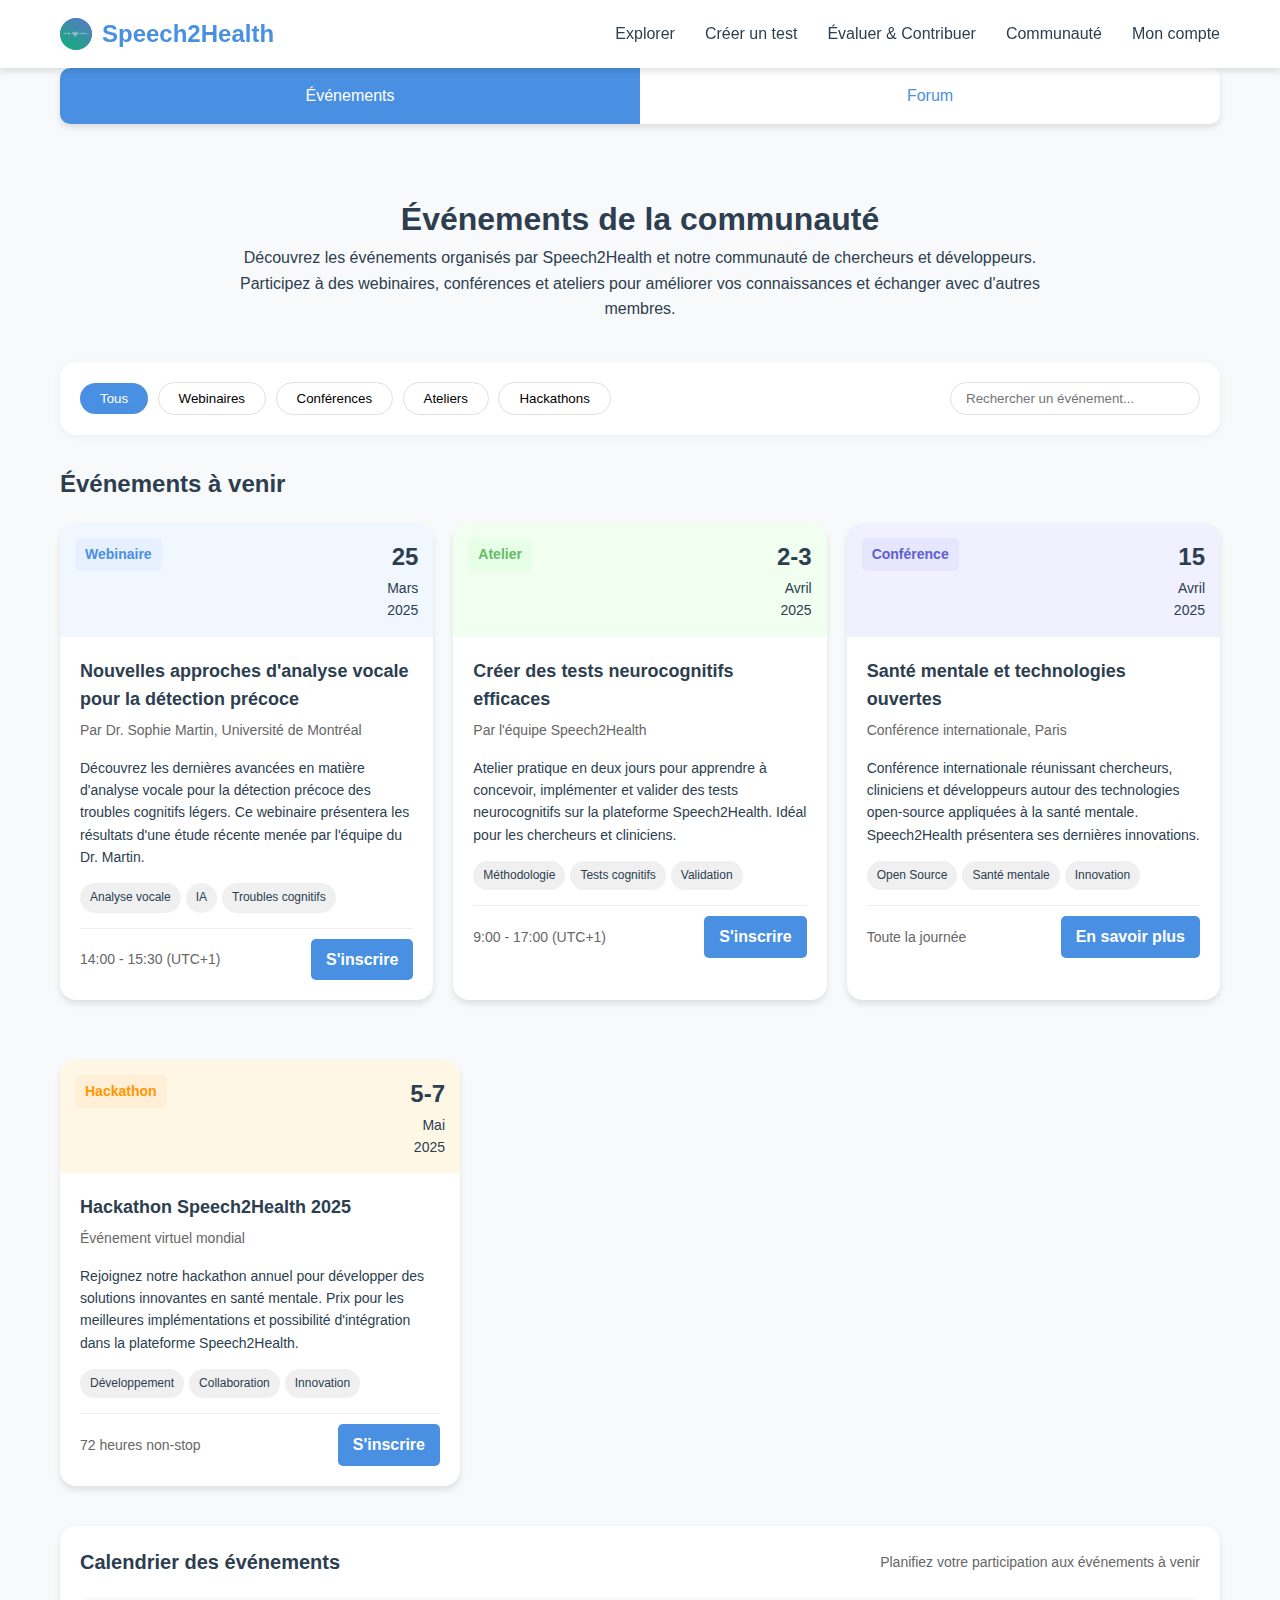
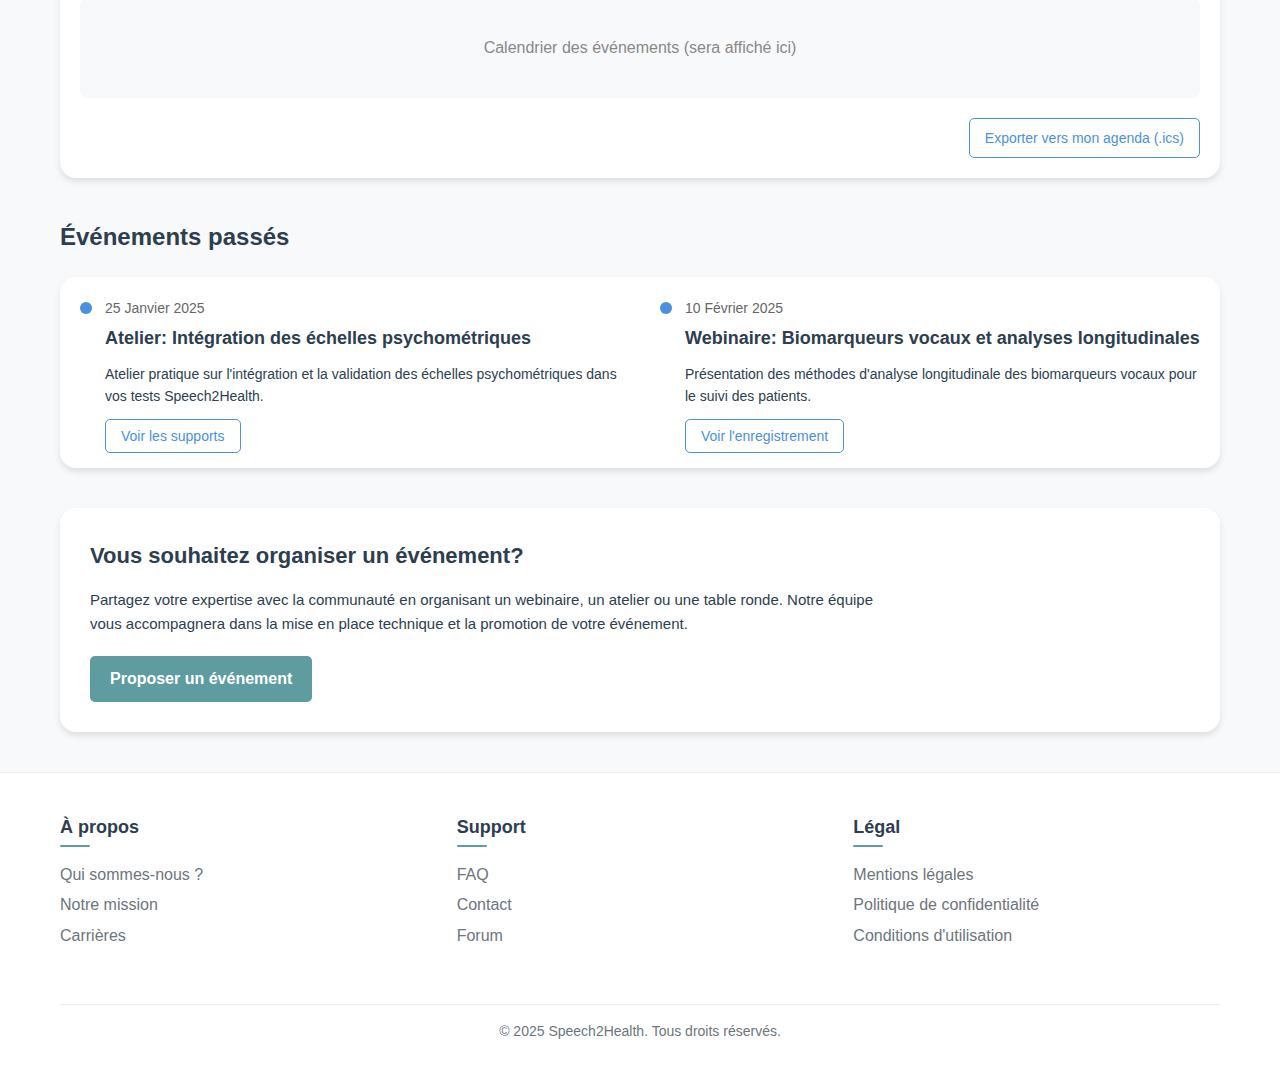
<file: pages/communaute/index.html>
<!DOCTYPE html>
<html lang="fr">
<head>
  <meta charset="UTF-8">
  <meta name="viewport" content="width=device-width, initial-scale=1.0">
  <title>Événements - Speech2Health</title>
  <link rel="stylesheet" href="/css/s2h-styles.css">
  <script>
    document.addEventListener('DOMContentLoaded', function() {
      const includes = document.querySelectorAll('include');
      
      includes.forEach(function(include) {
        const src = include.getAttribute('src');
        
        fetch(src)
          .then(response => response.text())
          .then(data => {
            const div = document.createElement('div');
            div.innerHTML = data;
            include.parentNode.replaceChild(div, include);
          })
          .catch(error => {
            console.error('Erreur lors du chargement du fichier ' + src, error);
          });
      });
    });
  </script>
</head>
<body class="s2h-bg-light">
  <!-- Inclusion du header -->
  <include src="/templates/header.html"></include>
  
  <!-- Onglets de navigation pour la section Communauté -->
  <div class="s2h-container">
    <div class="s2h-tabs s2h-mb-lg">
      <a href="/pages/communaute/evenements.html" class="s2h-tabs__item s2h-tabs__item--active">Événements</a>
      <a href="/pages/communaute/forum.html" class="s2h-tabs__item">Forum</a>
    </div>
  </div>
  
  <main>
    <div class="s2h-container">
      <!-- En-tête de la page - style centré comme sur l'image -->
      <div class="s2h-text-center" style="padding: 40px 0;">
        <h1>Événements de la communauté</h1>
        <p style="max-width: 800px; margin: 0 auto;">
          Découvrez les événements organisés par Speech2Health et notre communauté de chercheurs et
          développeurs. Participez à des webinaires, conférences et ateliers pour améliorer vos
          connaissances et échanger avec d'autres membres.
        </p>
      </div>

      <!-- Filtres et recherche - style comme sur l'image -->
      <div class="s2h-card" style="border-radius: 16px; box-shadow: 0 2px 10px rgba(0,0,0,0.05); padding: 20px;">
        <div style="display: flex; justify-content: space-between; align-items: center;">
          <!-- Filtres en forme de boutons pills avec bleu actif -->
          <div>
            <button style="background-color: #4A90E2; color: white; border-radius: 20px; padding: 8px 20px; border: none; margin-right: 5px;">Tous</button>
            <button style="background-color: white; border: 1px solid #e0e0e0; color: black; border-radius: 20px; padding: 8px 20px; margin-right: 5px;">Webinaires</button>
            <button style="background-color: white; border: 1px solid #e0e0e0; color: black; border-radius: 20px; padding: 8px 20px; margin-right: 5px;">Conférences</button>
            <button style="background-color: white; border: 1px solid #e0e0e0; color: black; border-radius: 20px; padding: 8px 20px; margin-right: 5px;">Ateliers</button>
            <button style="background-color: white; border: 1px solid #e0e0e0; color: black; border-radius: 20px; padding: 8px 20px;">Hackathons</button>
          </div>

          <!-- Recherche comme sur l'image -->
          <div>
            <input type="text" placeholder="Rechercher un événement..." style="padding: 8px 15px; border-radius: 20px; border: 1px solid #e0e0e0; width: 250px;">
          </div>
        </div>
      </div>

      <!-- Événements à venir -->
      <h2 style="margin: 30px 0 20px;">Événements à venir</h2>
      
      <!-- Grille d'événements - correspond au style des cartes dans l'image -->
      <div style="display: grid; grid-template-columns: repeat(3, 1fr); gap: 20px; margin-bottom: 40px;">
        <!-- Événement 1 - Webinaire -->
        <div class="s2h-card" style="border-radius: 16px; background-color: white; padding: 0; overflow: hidden;">
          <!-- Entête avec badge et date -->
          <div style="display: flex; align-items: start; background-color: #f0f7ff; padding: 15px;">
            <div style="background-color: #e6f0ff; color: #4A90E2; padding: 5px 10px; border-radius: 5px; font-size: 14px; font-weight: bold;">
              Webinaire
            </div>
            <div style="margin-left: auto; text-align: right;">
              <div style="font-weight: bold; font-size: 24px;">25</div>
              <div style="font-size: 14px;">Mars<br>2025</div>
            </div>
          </div>
          
          <!-- Contenu de la carte -->
          <div style="padding: 20px;">
            <h3 style="font-size: 18px; margin-bottom: 5px;">Nouvelles approches d'analyse vocale pour la détection précoce</h3>
            <p style="color: #666; font-size: 14px; margin-bottom: 15px;">
              Par Dr. Sophie Martin, Université de Montréal
            </p>
            
            <p style="font-size: 14px; margin-bottom: 15px;">
              Découvrez les dernières avancées en matière d'analyse vocale pour la détection précoce des troubles cognitifs légers. 
              Ce webinaire présentera les résultats d'une étude récente menée par l'équipe du Dr. Martin.
            </p>
            
            <!-- Tags -->
            <div style="display: flex; flex-wrap: wrap; gap: 5px; margin-bottom: 15px;">
              <span style="background-color: #f0f0f0; padding: 5px 10px; border-radius: 15px; font-size: 12px;">Analyse vocale</span>
              <span style="background-color: #f0f0f0; padding: 5px 10px; border-radius: 15px; font-size: 12px;">IA</span>
              <span style="background-color: #f0f0f0; padding: 5px 10px; border-radius: 15px; font-size: 12px;">Troubles cognitifs</span>
            </div>
            
            <!-- Pied de carte avec horaire et bouton -->
            <div style="display: flex; justify-content: space-between; align-items: center; padding-top: 10px; border-top: 1px solid #eee;">
              <span style="font-size: 14px; color: #666;">14:00 - 15:30 (UTC+1)</span>
              <a href="#" style="background-color: #4A90E2; color: white; padding: 8px 15px; border-radius: 5px; text-decoration: none; font-weight: bold;">S'inscrire</a>
            </div>
          </div>
        </div>

        <!-- Événement 2 - Atelier -->
        <div class="s2h-card" style="border-radius: 16px; background-color: white; padding: 0; overflow: hidden;">
          <!-- Entête avec badge et date -->
          <div style="display: flex; align-items: start; background-color: #f0fff0; padding: 15px;">
            <div style="background-color: #e6ffe6; color: #66BB6A; padding: 5px 10px; border-radius: 5px; font-size: 14px; font-weight: bold;">
              Atelier
            </div>
            <div style="margin-left: auto; text-align: right;">
              <div style="font-weight: bold; font-size: 24px;">2-3</div>
              <div style="font-size: 14px;">Avril<br>2025</div>
            </div>
          </div>
          
          <!-- Contenu de la carte -->
          <div style="padding: 20px;">
            <h3 style="font-size: 18px; margin-bottom: 5px;">Créer des tests neurocognitifs efficaces</h3>
            <p style="color: #666; font-size: 14px; margin-bottom: 15px;">
              Par l'équipe Speech2Health
            </p>
            
            <p style="font-size: 14px; margin-bottom: 15px;">
              Atelier pratique en deux jours pour apprendre à concevoir, implémenter et valider des tests neurocognitifs 
              sur la plateforme Speech2Health. Idéal pour les chercheurs et cliniciens.
            </p>
            
            <!-- Tags -->
            <div style="display: flex; flex-wrap: wrap; gap: 5px; margin-bottom: 15px;">
              <span style="background-color: #f0f0f0; padding: 5px 10px; border-radius: 15px; font-size: 12px;">Méthodologie</span>
              <span style="background-color: #f0f0f0; padding: 5px 10px; border-radius: 15px; font-size: 12px;">Tests cognitifs</span>
              <span style="background-color: #f0f0f0; padding: 5px 10px; border-radius: 15px; font-size: 12px;">Validation</span>
            </div>
            
            <!-- Pied de carte avec horaire et bouton -->
            <div style="display: flex; justify-content: space-between; align-items: center; padding-top: 10px; border-top: 1px solid #eee;">
              <span style="font-size: 14px; color: #666;">9:00 - 17:00 (UTC+1)</span>
              <a href="#" style="background-color: #4A90E2; color: white; padding: 8px 15px; border-radius: 5px; text-decoration: none; font-weight: bold;">S'inscrire</a>
            </div>
          </div>
        </div>

        <!-- Événement 3 - Conférence -->
        <div class="s2h-card" style="border-radius: 16px; background-color: white; padding: 0; overflow: hidden;">
          <!-- Entête avec badge et date -->
          <div style="display: flex; align-items: start; background-color: #f0f0ff; padding: 15px;">
            <div style="background-color: #e6e6ff; color: #5E60CE; padding: 5px 10px; border-radius: 5px; font-size: 14px; font-weight: bold;">
              Conférence
            </div>
            <div style="margin-left: auto; text-align: right;">
              <div style="font-weight: bold; font-size: 24px;">15</div>
              <div style="font-size: 14px;">Avril<br>2025</div>
            </div>
          </div>
          
          <!-- Contenu de la carte -->
          <div style="padding: 20px;">
            <h3 style="font-size: 18px; margin-bottom: 5px;">Santé mentale et technologies ouvertes</h3>
            <p style="color: #666; font-size: 14px; margin-bottom: 15px;">
              Conférence internationale, Paris
            </p>
            
            <p style="font-size: 14px; margin-bottom: 15px;">
              Conférence internationale réunissant chercheurs, cliniciens et développeurs autour des 
              technologies open-source appliquées à la santé mentale. Speech2Health présentera 
              ses dernières innovations.
            </p>
            
            <!-- Tags -->
            <div style="display: flex; flex-wrap: wrap; gap: 5px; margin-bottom: 15px;">
              <span style="background-color: #f0f0f0; padding: 5px 10px; border-radius: 15px; font-size: 12px;">Open Source</span>
              <span style="background-color: #f0f0f0; padding: 5px 10px; border-radius: 15px; font-size: 12px;">Santé mentale</span>
              <span style="background-color: #f0f0f0; padding: 5px 10px; border-radius: 15px; font-size: 12px;">Innovation</span>
            </div>
            
            <!-- Pied de carte avec horaire et bouton -->
            <div style="display: flex; justify-content: space-between; align-items: center; padding-top: 10px; border-top: 1px solid #eee;">
              <span style="font-size: 14px; color: #666;">Toute la journée</span>
              <a href="#" style="background-color: #4A90E2; color: white; padding: 8px 15px; border-radius: 5px; text-decoration: none; font-weight: bold;">En savoir plus</a>
            </div>
          </div>
        </div>
      </div>

      <!-- Hackathon - Carte individuelle comme dans l'image 2 -->
      <div class="s2h-card" style="border-radius: 16px; background-color: white; padding: 0; overflow: hidden; margin-bottom: 40px; max-width: 400px;">
        <!-- Entête avec badge et date -->
        <div style="display: flex; align-items: start; background-color: #fff7e6; padding: 15px;">
          <div style="background-color: #ffefd6; color: #FF9800; padding: 5px 10px; border-radius: 5px; font-size: 14px; font-weight: bold;">
            Hackathon
          </div>
          <div style="margin-left: auto; text-align: right;">
            <div style="font-weight: bold; font-size: 24px;">5-7</div>
            <div style="font-size: 14px;">Mai<br>2025</div>
          </div>
        </div>
        
        <!-- Contenu de la carte -->
        <div style="padding: 20px;">
          <h3 style="font-size: 18px; margin-bottom: 5px;">Hackathon Speech2Health 2025</h3>
          <p style="color: #666; font-size: 14px; margin-bottom: 15px;">
            Événement virtuel mondial
          </p>
          
          <p style="font-size: 14px; margin-bottom: 15px;">
            Rejoignez notre hackathon annuel pour développer des solutions innovantes 
            en santé mentale. Prix pour les meilleures implémentations et possibilité 
            d'intégration dans la plateforme Speech2Health.
          </p>
          
          <!-- Tags -->
          <div style="display: flex; flex-wrap: wrap; gap: 5px; margin-bottom: 15px;">
            <span style="background-color: #f0f0f0; padding: 5px 10px; border-radius: 15px; font-size: 12px;">Développement</span>
            <span style="background-color: #f0f0f0; padding: 5px 10px; border-radius: 15px; font-size: 12px;">Collaboration</span>
            <span style="background-color: #f0f0f0; padding: 5px 10px; border-radius: 15px; font-size: 12px;">Innovation</span>
          </div>
          
          <!-- Pied de carte avec horaire et bouton -->
          <div style="display: flex; justify-content: space-between; align-items: center; padding-top: 10px; border-top: 1px solid #eee;">
            <span style="font-size: 14px; color: #666;">72 heures non-stop</span>
            <a href="#" style="background-color: #4A90E2; color: white; padding: 8px 15px; border-radius: 5px; text-decoration: none; font-weight: bold;">S'inscrire</a>
          </div>
        </div>
      </div>

      <!-- Calendrier des événements - comme dans l'image 2 -->
      <div class="s2h-card" style="border-radius: 16px; background-color: white; padding: 20px; margin-bottom: 40px;">
        <div style="display: flex; justify-content: space-between; align-items: center; margin-bottom: 20px;">
          <h2 style="margin: 0; font-size: 20px;">Calendrier des événements</h2>
          <p style="margin: 0; color: #666; font-size: 14px;">Planifiez votre participation aux événements à venir</p>
        </div>
        
        <div id="events-calendar" style="height: 100px; background-color: #f8f9fa; border-radius: 8px; display: flex; align-items: center; justify-content: center; margin-bottom: 20px;">
          <!-- Placeholder pour le calendrier -->
          <span style="color: #888;">Calendrier des événements (sera affiché ici)</span>
        </div>
        
        <div style="display: flex; justify-content: flex-end;">
          <a href="#" style="color: #4A90E2; border: 1px solid #4A90E2; background-color: white; padding: 8px 15px; border-radius: 5px; text-decoration: none; font-size: 14px;">Exporter vers mon agenda (.ics)</a>
        </div>
      </div>

      <!-- Événements passés - comme dans l'image 2 -->
      <h2 style="margin: 30px 0 20px;">Événements passés</h2>
      
      <!-- Liste des événements passés dans un format différent -->
      <div class="s2h-card" style="border-radius: 16px; background-color: white; padding: 20px; margin-bottom: 40px;">
        <!-- Disposition en colonnes comme sur l'image 2 -->
        <div style="display: grid; grid-template-columns: 1fr 1fr; gap: 40px;">
          <div style="position: relative; padding-left: 25px;">
            <div style="position: absolute; left: 0; top: 5px; width: 12px; height: 12px; background-color: #4A90E2; border-radius: 50%;"></div>
            <div style="font-size: 14px; color: #666; margin-bottom: 5px;">25 Janvier 2025</div>
            <h3 style="margin-top: 0; margin-bottom: 10px; font-size: 18px;">Atelier: Intégration des échelles psychométriques</h3>
            <p style="font-size: 14px; margin-bottom: 15px;">
              Atelier pratique sur l'intégration et la validation des échelles psychométriques dans vos tests Speech2Health.
            </p>
            <a href="#" style="color: #4A90E2; border: 1px solid #4A90E2; background-color: white; padding: 8px 15px; border-radius: 5px; text-decoration: none; font-size: 14px;">Voir les supports</a>
          </div>

          <div style="position: relative; padding-left: 25px;">
            <div style="position: absolute; left: 0; top: 5px; width: 12px; height: 12px; background-color: #4A90E2; border-radius: 50%;"></div>
            <div style="font-size: 14px; color: #666; margin-bottom: 5px;">10 Février 2025</div>
            <h3 style="margin-top: 0; margin-bottom: 10px; font-size: 18px;">Webinaire: Biomarqueurs vocaux et analyses longitudinales</h3>
            <p style="font-size: 14px; margin-bottom: 15px;">
              Présentation des méthodes d'analyse longitudinale des biomarqueurs vocaux pour le suivi des patients.
            </p>
            <a href="#" style="color: #4A90E2; border: 1px solid #4A90E2; background-color: white; padding: 8px 15px; border-radius: 5px; text-decoration: none; font-size: 14px;">Voir l'enregistrement</a>
          </div>
        </div>
      </div>

      <!-- CTA pour proposer un événement - comme dans l'image 3 -->
      <div class="s2h-card" style="border-radius: 16px; background-color: white; padding: 30px; margin-bottom: 40px;">
        <h2 style="margin-top: 0; margin-bottom: 15px; font-size: 22px;">Vous souhaitez organiser un événement?</h2>
        <p style="margin-bottom: 20px; font-size: 15px; max-width: 800px;">
          Partagez votre expertise avec la communauté en organisant un webinaire, un atelier ou une table ronde. 
          Notre équipe vous accompagnera dans la mise en place technique et la promotion de votre événement.
        </p>
        <a href="#" style="display: inline-block; background-color: #5E9CA0; color: white; padding: 10px 20px; border-radius: 5px; text-decoration: none; font-weight: bold;">Proposer un événement</a>
      </div>
    </div>
  </main>
  <!-- Inclusion du footer -->
  <include src="/templates/footer.html"></include>
</body>
</html>
</file>
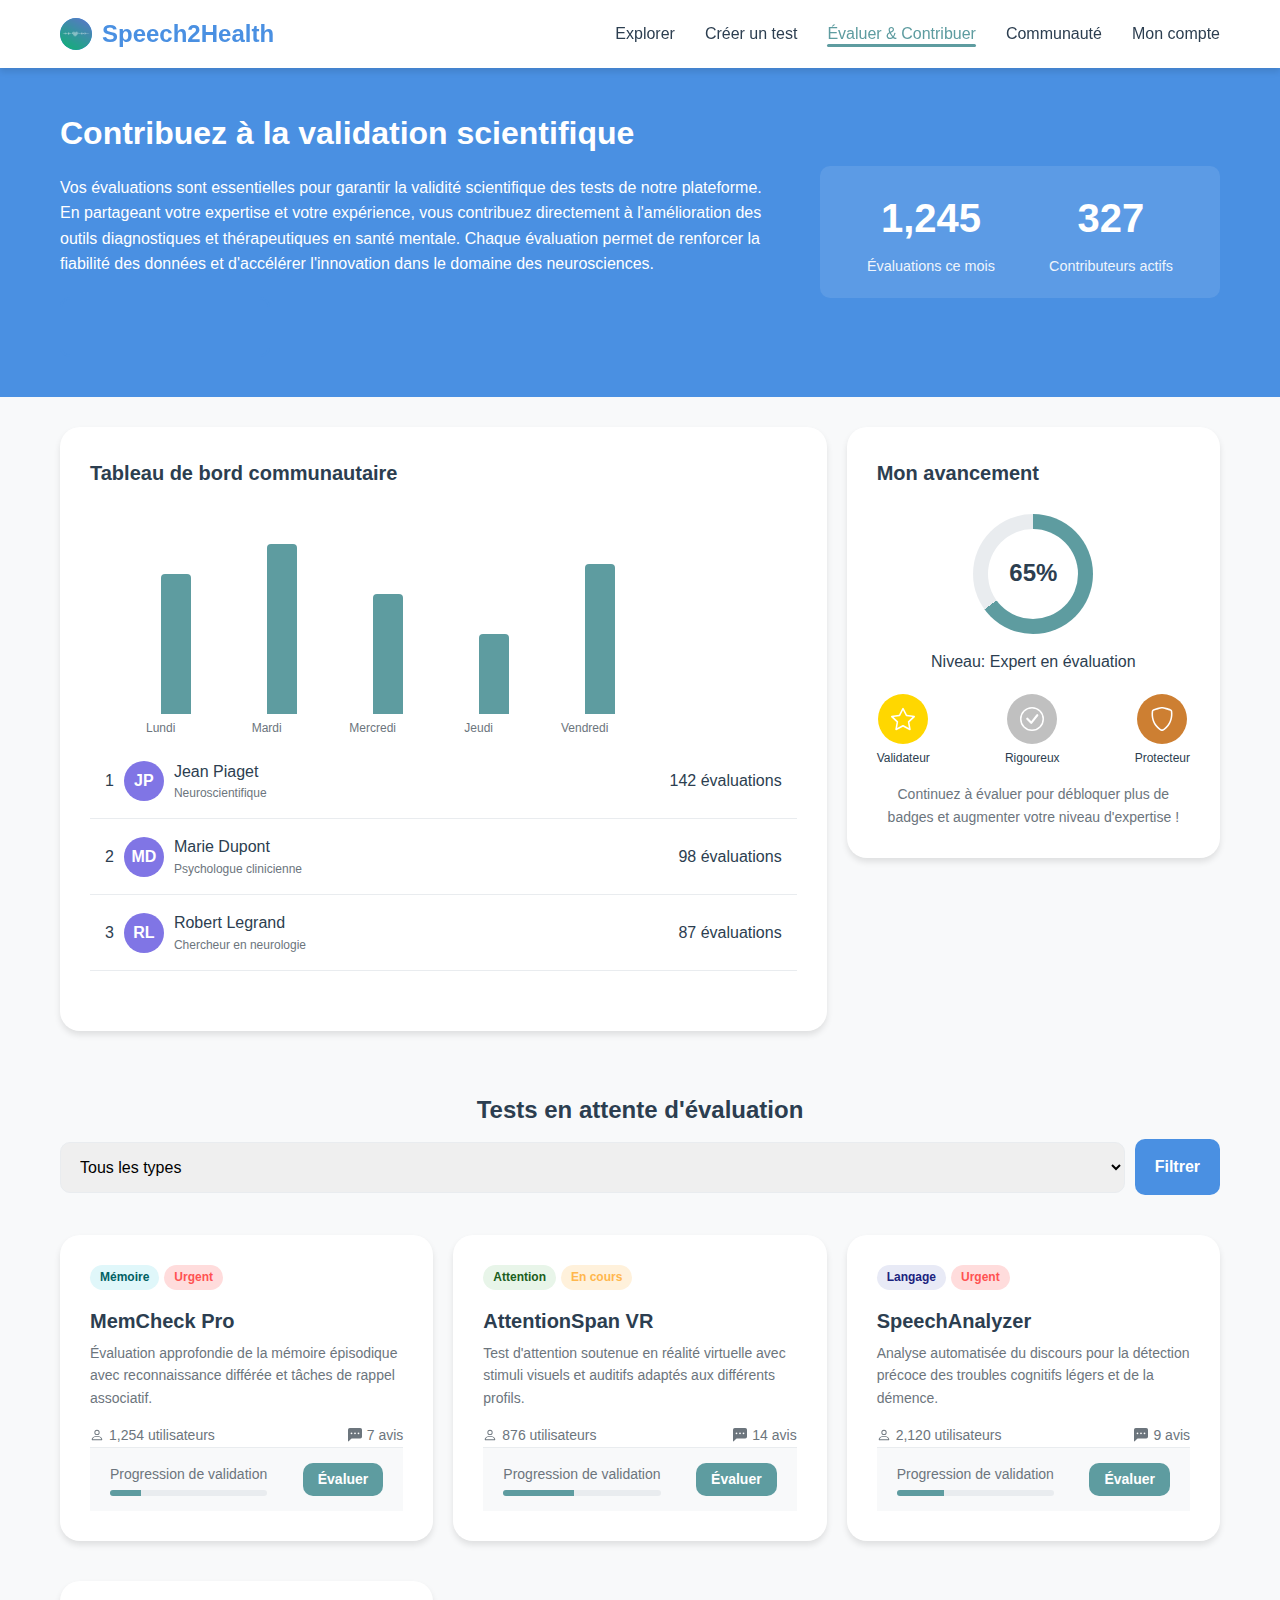
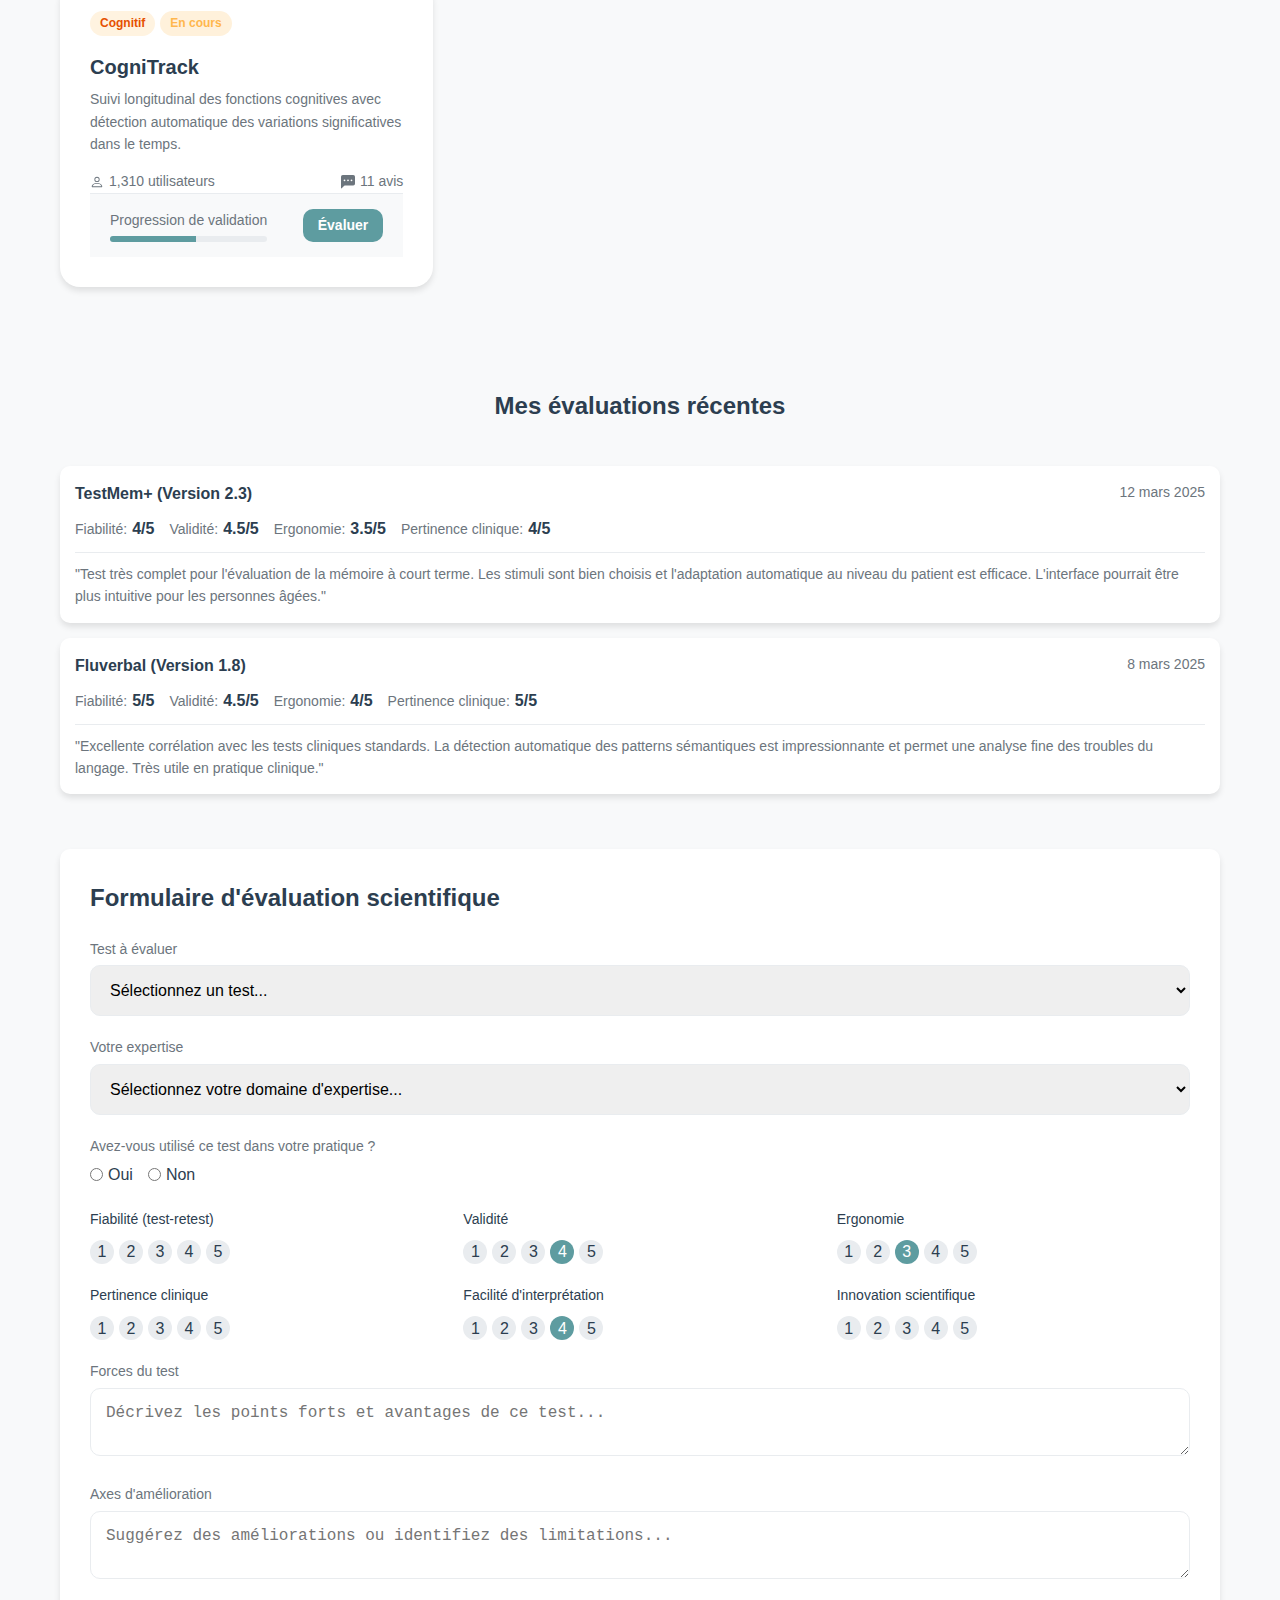
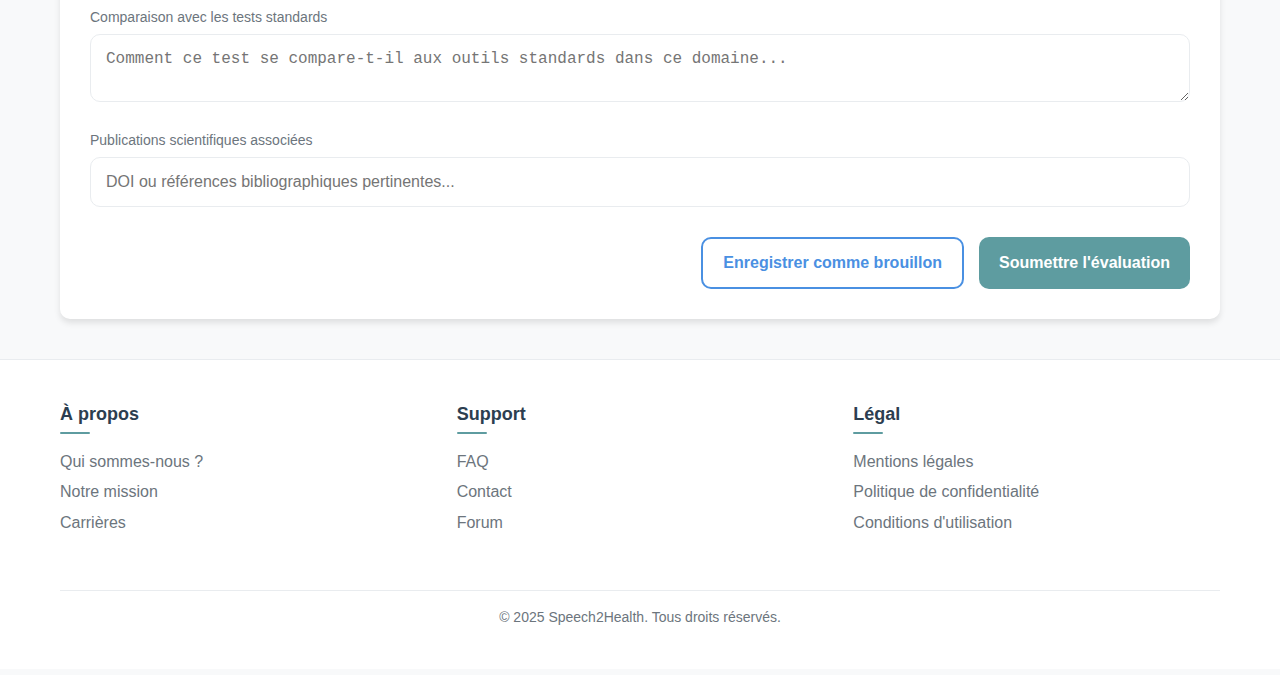
<file: pages/evaluer-et-contribuer/index.html>
<!DOCTYPE html>
<html lang="fr">
<head>
  <meta charset="UTF-8">
  <meta name="viewport" content="width=device-width, initial-scale=1.0">
  <title>Évaluer & Contribuer - Speech2Health</title>
  <link rel="stylesheet" href="/css/s2h-styles.css">
  <style>
    /* Styles supplémentaires spécifiques à cette page */
    .s2h-banner {
      background-color: var(--s2h-primary);
      color: var(--s2h-text-light);
      padding: var(--s2h-spacing-xl) 0;
      margin-bottom: var(--s2h-spacing-lg);
    }
    
    .s2h-banner__content {
      display: flex;
      align-items: center;
      justify-content: space-between;
    }
    
    .s2h-banner__text {
      flex: 2;
      padding-right: var(--s2h-spacing-xl);
    }
    
    .s2h-banner__title {
      font-size: var(--s2h-font-size-xxl);
      margin-bottom: var(--s2h-spacing);
    }
    
    .s2h-banner__description {
      font-size: var(--s2h-font-size);
      line-height: 1.6;
      margin-bottom: var(--s2h-spacing-md);
    }
    
    .s2h-banner__statistics {
      flex: 1;
      display: flex;
      justify-content: space-around;
      background-color: rgba(255, 255, 255, 0.1);
      border-radius: var(--s2h-radius);
      padding: var(--s2h-spacing-md);
    }
    
    .s2h-banner__stat {
      text-align: center;
    }
    
    .s2h-banner__stat-number {
      font-size: 2.5rem;
      font-weight: bold;
      margin-bottom: 5px;
    }
    
    .s2h-banner__stat-label {
      font-size: 0.9rem;
      opacity: 0.9;
    }
    
    .s2h-card__status {
      background-color: var(--s2h-background);
      padding: var(--s2h-spacing) var(--s2h-spacing-md);
      display: flex;
      justify-content: space-between;
      align-items: center;
      border-top: 1px solid var(--s2h-border);
    }
    
    .s2h-status__label {
      font-size: var(--s2h-font-size-sm);
      color: var(--s2h-text-medium);
    }
    
    .s2h-status__bar {
      height: 6px;
      background-color: var(--s2h-border);
      border-radius: 3px;
      width: 100%;
      margin-top: 5px;
      overflow: hidden;
    }
    
    .s2h-status__progress {
      height: 100%;
      background-color: var(--s2h-accent);
    }
    
    .s2h-evaluation-form {
      background-color: var(--s2h-card-bg);
      border-radius: var(--s2h-radius);
      box-shadow: var(--s2h-shadow);
      padding: var(--s2h-spacing-lg);
      margin-bottom: var(--s2h-spacing-xl);
    }
    
    .s2h-evaluation-form__title {
      font-size: var(--s2h-font-size-xl);
      margin-bottom: var(--s2h-spacing-md);
      color: var(--s2h-text-dark);
    }
    
    .s2h-meta__item {
      display: flex;
      align-items: center;
      gap: 5px;
      font-size: var(--s2h-font-size-sm);
      color: var(--s2h-text-medium);
    }
    
    .s2h-rating {
      display: flex;
      gap: var(--s2h-spacing-md);
      margin-bottom: var(--s2h-spacing-md);
    }
    
    .s2h-rating__category {
      flex: 1;
    }
    
    .s2h-rating__title {
      font-weight: 500;
      margin-bottom: var(--s2h-spacing-sm);
      font-size: var(--s2h-font-size-sm);
    }
    
    .s2h-rating__stars {
      display: flex;
      gap: 5px;
    }
    
    .s2h-rating__star {
      width: 24px;
      height: 24px;
      border-radius: 50%;
      background-color: var(--s2h-border);
      display: flex;
      align-items: center;
      justify-content: center;
      cursor: pointer;
      transition: var(--s2h-transition);
    }
    
    .s2h-rating__star:hover, .s2h-rating__star--active {
      background-color: var(--s2h-accent);
      color: var(--s2h-text-light);
    }
    
    .s2h-evaluation-item {
      background-color: var(--s2h-card-bg);
      border-radius: var(--s2h-radius);
      padding: var(--s2h-spacing);
      margin-bottom: var(--s2h-spacing);
      box-shadow: var(--s2h-shadow);
    }
    
    .s2h-evaluation-item__header {
      display: flex;
      justify-content: space-between;
      margin-bottom: var(--s2h-spacing-sm);
    }
    
    .s2h-evaluation-item__title {
      font-weight: 600;
    }
    
    .s2h-evaluation-item__date {
      font-size: var(--s2h-font-size-sm);
      color: var(--s2h-text-medium);
    }
    
    .s2h-evaluation-item__ratings {
      display: flex;
      gap: var(--s2h-spacing);
      margin-bottom: var(--s2h-spacing-sm);
      flex-wrap: wrap;
    }
    
    .s2h-evaluation-item__rating {
      display: flex;
      align-items: center;
      gap: 5px;
    }
    
    .s2h-evaluation-item__label {
      font-size: var(--s2h-font-size-sm);
      color: var(--s2h-text-medium);
    }
    
    .s2h-evaluation-item__value {
      font-weight: 600;
      color: var(--s2h-text-dark);
    }
    
    .s2h-evaluation-item__comment {
      font-size: var(--s2h-font-size-sm);
      color: var(--s2h-text-medium);
      border-top: 1px solid var(--s2h-border);
      padding-top: var(--s2h-spacing-sm);
    }
    
    .s2h-chart {
      margin-top: var(--s2h-spacing);
      height: 200px;
      position: relative;
    }
    
    .s2h-chart__bar {
      position: absolute;
      bottom: 0;
      width: 30px;
      border-radius: 4px 4px 0 0;
      background-color: var(--s2h-accent);
      transition: height 0.5s;
    }
    
    .s2h-chart__bar--1 { left: 10%; height: 70%; }
    .s2h-chart__bar--2 { left: 25%; height: 85%; }
    .s2h-chart__bar--3 { left: 40%; height: 60%; }
    .s2h-chart__bar--4 { left: 55%; height: 40%; }
    .s2h-chart__bar--5 { left: 70%; height: 75%; }
    
    .s2h-chart__label {
      position: absolute;
      bottom: -25px;
      font-size: var(--s2h-font-size-xs);
      transform: translateX(-50%);
      text-align: center;
      color: var(--s2h-text-medium);
    }
    
    .s2h-progress-circle {
      width: 120px;
      height: 120px;
      border-radius: 50%;
      background: conic-gradient(var(--s2h-accent) 65%, var(--s2h-border) 0);
      display: flex;
      align-items: center;
      justify-content: center;
      margin: 0 auto var(--s2h-spacing);
    }
    
    .s2h-progress-circle__inner {
      width: 90px;
      height: 90px;
      border-radius: 50%;
      background-color: var(--s2h-card-bg);
      display: flex;
      align-items: center;
      justify-content: center;
      font-size: var(--s2h-font-size-xl);
      font-weight: bold;
      color: var(--s2h-text-dark);
    }
    
    .s2h-form-actions {
      display: flex;
      justify-content: flex-end;
      gap: var(--s2h-spacing);
      margin-top: var(--s2h-spacing-lg);
    }
    
    .s2h-badge-showcase {
      display: flex;
      justify-content: space-between;
      margin-top: var(--s2h-spacing);
    }
    
    .s2h-badge-showcase__item {
      text-align: center;
    }
    
    .s2h-badge-showcase__icon {
      width: 50px;
      height: 50px;
      border-radius: 50%;
      background-color: var(--s2h-background);
      display: flex;
      align-items: center;
      justify-content: center;
      margin: 0 auto var(--s2h-spacing-xs);
    }
    
    .s2h-badge-showcase__icon--gold {
      background-color: #FFD700;
      color: var(--s2h-text-light);
    }
    
    .s2h-badge-showcase__icon--silver {
      background-color: #C0C0C0;
      color: var(--s2h-text-light);
    }
    
    .s2h-badge-showcase__icon--bronze {
      background-color: #CD7F32;
      color: var(--s2h-text-light);
    }
    
    .s2h-badge-showcase__name {
      font-size: var(--s2h-font-size-xs);
      font-weight: 500;
    }
    
    @media (max-width: 768px) {
      .s2h-banner__content {
        flex-direction: column;
      }
      
      .s2h-banner__text {
        padding-right: 0;
        margin-bottom: var(--s2h-spacing-md);
      }
      
      .s2h-rating {
        flex-direction: column;
        gap: var(--s2h-spacing-sm);
      }
    }
  </style>
</head>
<body>
  <!-- Header -->
  <header class="s2h-header">
    <div class="s2h-container s2h-header__content">
      <!-- Logo (lien vers l'accueil) -->
      <a href="/" class="s2h-logo">
        <div class="s2h-logo__icon">
          <img src="/assets/images/logo-s2h.png" alt="Logo Speech2Health" class="s2h-logo__image">
        </div>
        <span class="s2h-logo__text">Speech2Health</span>
      </a>
      
      <!-- Navigation principale -->
      <nav class="s2h-nav">
        <ul class="s2h-nav__list">
          <li class="s2h-nav__item"><a href="/pages/explorer/" class="s2h-nav__link">Explorer</a></li>
          <li class="s2h-nav__item"><a href="/pages/creer-un-test/" class="s2h-nav__link">Créer un test</a></li>
          <li class="s2h-nav__item"><a href="/pages/evaluer-et-contribuer/" class="s2h-nav__link s2h-nav__link--active">Évaluer & Contribuer</a></li>
          <li class="s2h-nav__item"><a href="/pages/communaute/" class="s2h-nav__link">Communauté</a></li>
          <li class="s2h-nav__item"><a href="/pages/mon-compte/" class="s2h-nav__link">Mon compte</a></li>
        </ul>
      </nav>
    </div>
  </header>
  
  <section class="s2h-banner">
    <div class="s2h-container s2h-banner__content">
      <div class="s2h-banner__text">
        <h1 class="s2h-banner__title">Contribuez à la validation scientifique</h1>
        <p class="s2h-banner__description">
          Vos évaluations sont essentielles pour garantir la validité scientifique des tests de notre plateforme. 
          En partageant votre expertise et votre expérience, vous contribuez directement à l'amélioration des outils 
          diagnostiques et thérapeutiques en santé mentale. Chaque évaluation permet de renforcer la fiabilité des 
          données et d'accélérer l'innovation dans le domaine des neurosciences.
        </p>
        <a href="#evaluation-form" class="s2h-btn s2h-btn--outline">Commencer à évaluer</a>
      </div>
      <div class="s2h-banner__statistics">
        <div class="s2h-banner__stat">
          <div class="s2h-banner__stat-number">1,245</div>
          <div class="s2h-banner__stat-label">Évaluations ce mois</div>
        </div>
        <div class="s2h-banner__stat">
          <div class="s2h-banner__stat-number">327</div>
          <div class="s2h-banner__stat-label">Contributeurs actifs</div>
        </div>
      </div>
    </div>
  </section>
  
  <main class="s2h-container">
    <section class="s2h-grid">
      <div class="s2h-grid__col--8 s2h-grid__col--md-12">
        <div class="s2h-card">
          <div class="s2h-card__header">
            <h2 class="s2h-card__title">Tableau de bord communautaire</h2>
          </div>
          <div class="s2h-card__body">
            <div class="s2h-chart">
              <div class="s2h-chart__bar s2h-chart__bar--1">
                <span class="s2h-chart__label">Lundi</span>
              </div>
              <div class="s2h-chart__bar s2h-chart__bar--2">
                <span class="s2h-chart__label">Mardi</span>
              </div>
              <div class="s2h-chart__bar s2h-chart__bar--3">
                <span class="s2h-chart__label">Mercredi</span>
              </div>
              <div class="s2h-chart__bar s2h-chart__bar--4">
                <span class="s2h-chart__label">Jeudi</span>
              </div>
              <div class="s2h-chart__bar s2h-chart__bar--5">
                <span class="s2h-chart__label">Vendredi</span>
              </div>
            </div>
            
            <table class="s2h-table s2h-mt-lg">
              <tbody>
                <tr class="s2h-table__row">
                  <td class="s2h-table__cell">
                    <div class="s2h-flex s2h-items-center s2h-flex-gap-sm">
                      <span>1</span>
                      <div class="s2h-user">
                        <div class="s2h-user__avatar">JP</div>
                        <div>
                          <div class="s2h-font-medium">Jean Piaget</div>
                          <div class="s2h-font-xs s2h-text-medium">Neuroscientifique</div>
                        </div>
                      </div>
                    </div>
                  </td>
                  <td class="s2h-table__cell s2h-text-right">142 évaluations</td>
                </tr>
                <tr class="s2h-table__row">
                  <td class="s2h-table__cell">
                    <div class="s2h-flex s2h-items-center s2h-flex-gap-sm">
                      <span>2</span>
                      <div class="s2h-user">
                        <div class="s2h-user__avatar">MD</div>
                        <div>
                          <div class="s2h-font-medium">Marie Dupont</div>
                          <div class="s2h-font-xs s2h-text-medium">Psychologue clinicienne</div>
                        </div>
                      </div>
                    </div>
                  </td>
                  <td class="s2h-table__cell s2h-text-right">98 évaluations</td>
                </tr>
                <tr class="s2h-table__row">
                  <td class="s2h-table__cell">
                    <div class="s2h-flex s2h-items-center s2h-flex-gap-sm">
                      <span>3</span>
                      <div class="s2h-user">
                        <div class="s2h-user__avatar">RL</div>
                        <div>
                          <div class="s2h-font-medium">Robert Legrand</div>
                          <div class="s2h-font-xs s2h-text-medium">Chercheur en neurologie</div>
                        </div>
                      </div>
                    </div>
                  </td>
                  <td class="s2h-table__cell s2h-text-right">87 évaluations</td>
                </tr>
              </tbody>
            </table>
          </div>
        </div>
      </div>
      
      <div class="s2h-grid__col--4 s2h-grid__col--md-12">
        <div class="s2h-card">
          <div class="s2h-card__header">
            <h2 class="s2h-card__title">Mon avancement</h2>
          </div>
          <div class="s2h-card__body">
            <div class="s2h-progress-circle">
              <div class="s2h-progress-circle__inner">65%</div>
            </div>
            <p class="s2h-text-center s2h-mb-md">Niveau: Expert en évaluation</p>
            
            <div class="s2h-badge-showcase">
              <div class="s2h-badge-showcase__item">
                <div class="s2h-badge-showcase__icon s2h-badge-showcase__icon--gold">
                  <svg xmlns="http://www.w3.org/2000/svg" width="24" height="24" fill="currentColor" viewBox="0 0 16 16">
                    <path d="M2.866 14.85c-.078.444.36.791.746.593l4.39-2.256 4.389 2.256c.386.198.824-.149.746-.592l-.83-4.73 3.522-3.356c.33-.314.16-.888-.282-.95l-4.898-.696L8.465.792a.513.513 0 0 0-.927 0L5.354 5.12l-4.898.696c-.441.062-.612.636-.283.95l3.523 3.356-.83 4.73zm4.905-2.767-3.686 1.894.694-3.957a.565.565 0 0 0-.163-.505L1.71 6.745l4.052-.576a.525.525 0 0 0 .393-.288L8 2.223l1.847 3.658a.525.525 0 0 0 .393.288l4.052.575-2.906 2.77a.565.565 0 0 0-.163.506l.694 3.957-3.686-1.894a.503.503 0 0 0-.461 0z"/>
                  </svg>
                </div>
                <div class="s2h-badge-showcase__name">Validateur</div>
              </div>
              <div class="s2h-badge-showcase__item">
                <div class="s2h-badge-showcase__icon s2h-badge-showcase__icon--silver">
                  <svg xmlns="http://www.w3.org/2000/svg" width="24" height="24" fill="currentColor" viewBox="0 0 16 16">
                    <path d="M8 15A7 7 0 1 1 8 1a7 7 0 0 1 0 14zm0 1A8 8 0 1 0 8 0a8 8 0 0 0 0 16z"/>
                    <path d="M10.97 4.97a.235.235 0 0 0-.02.022L7.477 9.417 5.384 7.323a.75.75 0 0 0-1.06 1.06L6.97 11.03a.75.75 0 0 0 1.079-.02l3.992-4.99a.75.75 0 0 0-1.071-1.05z"/>
                  </svg>
                </div>
                <div class="s2h-badge-showcase__name">Rigoureux</div>
              </div>
              <div class="s2h-badge-showcase__item">
                <div class="s2h-badge-showcase__icon s2h-badge-showcase__icon--bronze">
                  <svg xmlns="http://www.w3.org/2000/svg" width="24" height="24" fill="currentColor" viewBox="0 0 16 16">
                    <path d="M5.338 1.59a61.44 61.44 0 0 0-2.837.856.481.481 0 0 0-.328.39c-.554 4.157.726 7.19 2.253 9.188a10.725 10.725 0 0 0 2.287 2.233c.346.244.652.42.893.533.12.057.218.095.293.118a.55.55 0 0 0 .101.025.615.615 0 0 0 .1-.025c.076-.023.174-.061.294-.118.24-.113.547-.29.893-.533a10.726 10.726 0 0 0 2.287-2.233c1.527-1.997 2.807-5.031 2.253-9.188a.48.48 0 0 0-.328-.39c-.651-.213-1.75-.56-2.837-.855C9.552 1.29 8.531 1.067 8 1.067c-.53 0-1.552.223-2.662.524zM5.072.56C6.157.265 7.31 0 8 0s1.843.265 2.928.56c1.11.3 2.229.655 2.887.87a1.54 1.54 0 0 1 1.044 1.262c.596 4.477-.787 7.795-2.465 9.99a11.775 11.775 0 0 1-2.517 2.453 7.159 7.159 0 0 1-1.048.625c-.28.132-.581.24-.829.24s-.548-.108-.829-.24a7.158 7.158 0 0 1-1.048-.625 11.777 11.777 0 0 1-2.517-2.453C1.928 10.487.545 7.169 1.141 2.692A1.54 1.54 0 0 1 2.185 1.43 62.456 62.456 0 0 1 5.072.56z"/>
                  </svg>
                </div>
                <div class="s2h-badge-showcase__name">Protecteur</div>
              </div>
            </div>
            
            <p class="s2h-text-center s2h-mt s2h-font-sm s2h-text-medium">
              Continuez à évaluer pour débloquer plus de badges et augmenter votre niveau d'expertise !
            </p>
          </div>
        </div>
      </div>
    </section>
    
    <section class="s2h-section">
      <div class="s2h-section__header">
        <h2 class="s2h-section__title">Tests en attente d'évaluation</h2>
        <div class="s2h-flex s2h-items-center s2h-flex-gap-sm">
          <select class="s2h-form__select">
            <option>Tous les types</option>
            <option>Mémoire</option>
            <option>Attention</option>
            <option>Langage</option>
            <option>Cognitif</option>
          </select>
          <a href="#" class="s2h-btn s2h-btn--primary">Filtrer</a>
        </div>
      </div>
      
      <div class="s2h-card-grid">
        <!-- Carte 1 -->
        <div class="s2h-card">
          <div class="s2h-card__body">
            <div class="s2h-flex s2h-flex-wrap s2h-flex-gap-xs s2h-mb">
              <span class="s2h-badge s2h-badge--memory">Mémoire</span>
              <span class="s2h-badge s2h-badge--danger">Urgent</span>
            </div>
            <h3 class="s2h-card__title">MemCheck Pro</h3>
            <p class="s2h-card__subtitle">Évaluation approfondie de la mémoire épisodique avec reconnaissance différée et tâches de rappel associatif.</p>
            <div class="s2h-flex s2h-justify-between s2h-mt">
              <span class="s2h-meta__item">
                <svg xmlns="http://www.w3.org/2000/svg" width="14" height="14" fill="currentColor" viewBox="0 0 16 16">
                  <path d="M8 8a3 3 0 1 0 0-6 3 3 0 0 0 0 6zm2-3a2 2 0 1 1-4 0 2 2 0 0 1 4 0zm4 8c0 1-1 1-1 1H3s-1 0-1-1 1-4 6-4 6 3 6 4zm-1-.004c-.001-.246-.154-.986-.832-1.664C11.516 10.68 10.289 10 8 10c-2.29 0-3.516.68-4.168 1.332-.678.678-.83 1.418-.832 1.664h10z"/>
                </svg>
                1,254 utilisateurs
              </span>
              <span class="s2h-meta__item">
                <svg xmlns="http://www.w3.org/2000/svg" width="14" height="14" fill="currentColor" viewBox="0 0 16 16">
                  <path d="M0 2a2 2 0 0 1 2-2h12a2 2 0 0 1 2 2v8a2 2 0 0 1-2 2H4.414a1 1 0 0 0-.707.293L.854 15.146A.5.5 0 0 1 0 14.793V2zm5 4a1 1 0 1 0-2 0 1 1 0 0 0 2 0zm4 0a1 1 0 1 0-2 0 1 1 0 0 0 2 0zm3 1a1 1 0 1 0 0-2 1 1 0 0 0 0 2z"/>
                </svg>
                7 avis
              </span>
            </div>
          </div>
          <div class="s2h-card__status">
            <div>
              <div class="s2h-status__label">Progression de validation</div>
              <div class="s2h-status__bar">
                <div class="s2h-status__progress" style="width: 20%;"></div>
              </div>
            </div>
            <a href="#evaluation-form" class="s2h-btn s2h-btn--accent s2h-btn--sm">Évaluer</a>
          </div>
        </div>
        
        <!-- Carte 2 -->
        <div class="s2h-card">
          <div class="s2h-card__body">
            <div class="s2h-flex s2h-flex-wrap s2h-flex-gap-xs s2h-mb">
              <span class="s2h-badge s2h-badge--attention">Attention</span>
              <span class="s2h-badge s2h-badge--warning">En cours</span>
            </div>
            <h3 class="s2h-card__title">AttentionSpan VR</h3>
            <p class="s2h-card__subtitle">Test d'attention soutenue en réalité virtuelle avec stimuli visuels et auditifs adaptés aux différents profils.</p>
            <div class="s2h-flex s2h-justify-between s2h-mt">
              <span class="s2h-meta__item">
                <svg xmlns="http://www.w3.org/2000/svg" width="14" height="14" fill="currentColor" viewBox="0 0 16 16">
                  <path d="M8 8a3 3 0 1 0 0-6 3 3 0 0 0 0 6zm2-3a2 2 0 1 1-4 0 2 2 0 0 1 4 0zm4 8c0 1-1 1-1 1H3s-1 0-1-1 1-4 6-4 6 3 6 4zm-1-.004c-.001-.246-.154-.986-.832-1.664C11.516 10.68 10.289 10 8 10c-2.29 0-3.516.68-4.168 1.332-.678.678-.83 1.418-.832 1.664h10z"/>
                </svg>
                876 utilisateurs
              </span>
              <span class="s2h-meta__item">
                <svg xmlns="http://www.w3.org/2000/svg" width="14" height="14" fill="currentColor" viewBox="0 0 16 16">
                  <path d="M0 2a2 2 0 0 1 2-2h12a2 2 0 0 1 2 2v8a2 2 0 0 1-2 2H4.414a1 1 0 0 0-.707.293L.854 15.146A.5.5 0 0 1 0 14.793V2zm5 4a1 1 0 1 0-2 0 1 1 0 0 0 2 0zm4 0a1 1 0 1 0-2 0 1 1 0 0 0 2 0zm3 1a1 1 0 1 0 0-2 1 1 0 0 0 0 2z"/>
                </svg>
                14 avis
              </span>
            </div>
          </div>
          <div class="s2h-card__status">
            <div>
              <div class="s2h-status__label">Progression de validation</div>
              <div class="s2h-status__bar">
                <div class="s2h-status__progress" style="width: 45%;"></div>
              </div>
            </div>
            <a href="#evaluation-form" class="s2h-btn s2h-btn--accent s2h-btn--sm">Évaluer</a>
          </div>
        </div>
        
        <!-- Carte 3 -->
        <div class="s2h-card">
          <div class="s2h-card__body">
            <div class="s2h-flex s2h-flex-wrap s2h-flex-gap-xs s2h-mb">
              <span class="s2h-badge s2h-badge--language">Langage</span>
              <span class="s2h-badge s2h-badge--danger">Urgent</span>
            </div>
            <h3 class="s2h-card__title">SpeechAnalyzer</h3>
            <p class="s2h-card__subtitle">Analyse automatisée du discours pour la détection précoce des troubles cognitifs légers et de la démence.</p>
            <div class="s2h-flex s2h-justify-between s2h-mt">
              <span class="s2h-meta__item">
                <svg xmlns="http://www.w3.org/2000/svg" width="14" height="14" fill="currentColor" viewBox="0 0 16 16">
                  <path d="M8 8a3 3 0 1 0 0-6 3 3 0 0 0 0 6zm2-3a2 2 0 1 1-4 0 2 2 0 0 1 4 0zm4 8c0 1-1 1-1 1H3s-1 0-1-1 1-4 6-4 6 3 6 4zm-1-.004c-.001-.246-.154-.986-.832-1.664C11.516 10.68 10.289 10 8 10c-2.29 0-3.516.68-4.168 1.332-.678.678-.83 1.418-.832 1.664h10z"/>
                </svg>
                2,120 utilisateurs
              </span>
              <span class="s2h-meta__item">
                <svg xmlns="http://www.w3.org/2000/svg" width="14" height="14" fill="currentColor" viewBox="0 0 16 16">
                  <path d="M0 2a2 2 0 0 1 2-2h12a2 2 0 0 1 2 2v8a2 2 0 0 1-2 2H4.414a1 1 0 0 0-.707.293L.854 15.146A.5.5 0 0 1 0 14.793V2zm5 4a1 1 0 1 0-2 0 1 1 0 0 0 2 0zm4 0a1 1 0 1 0-2 0 1 1 0 0 0 2 0zm3 1a1 1 0 1 0 0-2 1 1 0 0 0 0 2z"/>
                </svg>
                9 avis
              </span>
            </div>
          </div>
          <div class="s2h-card__status">
            <div>
              <div class="s2h-status__label">Progression de validation</div>
              <div class="s2h-status__bar">
                <div class="s2h-status__progress" style="width: 30%;"></div>
              </div>
            </div>
            <a href="#evaluation-form" class="s2h-btn s2h-btn--accent s2h-btn--sm">Évaluer</a>
          </div>
        </div>
        
        <!-- Carte 4 -->
        <div class="s2h-card">
          <div class="s2h-card__body">
            <div class="s2h-flex s2h-flex-wrap s2h-flex-gap-xs s2h-mb">
              <span class="s2h-badge s2h-badge--cognitive">Cognitif</span>
              <span class="s2h-badge s2h-badge--warning">En cours</span>
            </div>
            <h3 class="s2h-card__title">CogniTrack</h3>
            <p class="s2h-card__subtitle">Suivi longitudinal des fonctions cognitives avec détection automatique des variations significatives dans le temps.</p>
            <div class="s2h-flex s2h-justify-between s2h-mt">
              <span class="s2h-meta__item">
                <svg xmlns="http://www.w3.org/2000/svg" width="14" height="14" fill="currentColor" viewBox="0 0 16 16">
                  <path d="M8 8a3 3 0 1 0 0-6 3 3 0 0 0 0 6zm2-3a2 2 0 1 1-4 0 2 2 0 0 1 4 0zm4 8c0 1-1 1-1 1H3s-1 0-1-1 1-4 6-4 6 3 6 4zm-1-.004c-.001-.246-.154-.986-.832-1.664C11.516 10.68 10.289 10 8 10c-2.29 0-3.516.68-4.168 1.332-.678.678-.83 1.418-.832 1.664h10z"/>
                </svg>
                1,310 utilisateurs
              </span>
              <span class="s2h-meta__item">
                <svg xmlns="http://www.w3.org/2000/svg" width="14" height="14" fill="currentColor" viewBox="0 0 16 16">
                  <path d="M0 2a2 2 0 0 1 2-2h12a2 2 0 0 1 2 2v8a2 2 0 0 1-2 2H4.414a1 1 0 0 0-.707.293L.854 15.146A.5.5 0 0 1 0 14.793V2zm5 4a1 1 0 1 0-2 0 1 1 0 0 0 2 0zm4 0a1 1 0 1 0-2 0 1 1 0 0 0 2 0zm3 1a1 1 0 1 0 0-2 1 1 0 0 0 0 2z"/>
                </svg>
                11 avis
              </span>
            </div>
          </div>
          <div class="s2h-card__status">
            <div>
              <div class="s2h-status__label">Progression de validation</div>
              <div class="s2h-status__bar">
                <div class="s2h-status__progress" style="width: 55%;"></div>
              </div>
            </div>
            <a href="#evaluation-form" class="s2h-btn s2h-btn--accent s2h-btn--sm">Évaluer</a>
          </div>
        </div>
      </div>
    </section>
    
    <section class="s2h-section">
      <div class="s2h-section__header">
        <h2 class="s2h-section__title">Mes évaluations récentes</h2>
      </div>
      
      <div class="s2h-mt-md">
        <div class="s2h-evaluation-item">
          <div class="s2h-evaluation-item__header">
            <div class="s2h-evaluation-item__title">TestMem+ (Version 2.3)</div>
            <div class="s2h-evaluation-item__date">12 mars 2025</div>
          </div>
          <div class="s2h-evaluation-item__ratings">
            <div class="s2h-evaluation-item__rating">
              <span class="s2h-evaluation-item__label">Fiabilité:</span>
              <span class="s2h-evaluation-item__value">4/5</span>
            </div>
            <div class="s2h-evaluation-item__rating">
              <span class="s2h-evaluation-item__label">Validité:</span>
              <span class="s2h-evaluation-item__value">4.5/5</span>
            </div>
            <div class="s2h-evaluation-item__rating">
              <span class="s2h-evaluation-item__label">Ergonomie:</span>
              <span class="s2h-evaluation-item__value">3.5/5</span>
            </div>
            <div class="s2h-evaluation-item__rating">
              <span class="s2h-evaluation-item__label">Pertinence clinique:</span>
              <span class="s2h-evaluation-item__value">4/5</span>
            </div>
          </div>
          <div class="s2h-evaluation-item__comment">
            "Test très complet pour l'évaluation de la mémoire à court terme. Les stimuli sont bien choisis et l'adaptation automatique au niveau du patient est efficace. L'interface pourrait être plus intuitive pour les personnes âgées."
          </div>
        </div>
        
        <div class="s2h-evaluation-item">
          <div class="s2h-evaluation-item__header">
            <div class="s2h-evaluation-item__title">Fluverbal (Version 1.8)</div>
            <div class="s2h-evaluation-item__date">8 mars 2025</div>
          </div>
          <div class="s2h-evaluation-item__ratings">
            <div class="s2h-evaluation-item__rating">
              <span class="s2h-evaluation-item__label">Fiabilité:</span>
              <span class="s2h-evaluation-item__value">5/5</span>
            </div>
            <div class="s2h-evaluation-item__rating">
              <span class="s2h-evaluation-item__label">Validité:</span>
              <span class="s2h-evaluation-item__value">4.5/5</span>
            </div>
            <div class="s2h-evaluation-item__rating">
              <span class="s2h-evaluation-item__label">Ergonomie:</span>
              <span class="s2h-evaluation-item__value">4/5</span>
            </div>
            <div class="s2h-evaluation-item__rating">
              <span class="s2h-evaluation-item__label">Pertinence clinique:</span>
              <span class="s2h-evaluation-item__value">5/5</span>
            </div>
          </div>
          <div class="s2h-evaluation-item__comment">
            "Excellente corrélation avec les tests cliniques standards. La détection automatique des patterns sémantiques est impressionnante et permet une analyse fine des troubles du langage. Très utile en pratique clinique."
          </div>
        </div>
      </div>
    </section>
    
    <section class="s2h-evaluation-form" id="evaluation-form">
      <h2 class="s2h-evaluation-form__title">Formulaire d'évaluation scientifique</h2>
      
      <form>
        <div class="s2h-form__group">
          <label class="s2h-form__label">Test à évaluer</label>
          <select class="s2h-form__select">
            <option value="">Sélectionnez un test...</option>
            <option value="memcheck">MemCheck Pro</option>
            <option value="attentionspan">AttentionSpan VR</option>
            <option value="speechanalyzer">SpeechAnalyzer</option>
            <option value="cognitrack">CogniTrack</option>
          </select>
        </div>
        
        <div class="s2h-form__group">
          <label class="s2h-form__label">Votre expertise</label>
          <select class="s2h-form__select">
            <option value="">Sélectionnez votre domaine d'expertise...</option>
            <option value="neuroscience">Neurosciences</option>
            <option value="psychology">Psychologie</option>
            <option value="medical">Médecine</option>
            <option value="research">Recherche scientifique</option>
            <option value="clinical">Pratique clinique</option>
          </select>
        </div>
        
        <div class="s2h-form__group">
          <label class="s2h-form__label">Avez-vous utilisé ce test dans votre pratique ?</label>
          <div class="s2h-flex s2h-flex-gap">
            <div class="s2h-flex s2h-items-center s2h-flex-gap-xs">
              <input type="radio" id="used-yes" name="used" value="yes">
              <label for="used-yes">Oui</label>
            </div>
            <div class="s2h-flex s2h-items-center s2h-flex-gap-xs">
              <input type="radio" id="used-no" name="used" value="no">
              <label for="used-no">Non</label>
            </div>
          </div>
        </div>
        
        <div class="s2h-rating">
          <div class="s2h-rating__category">
            <div class="s2h-rating__title">Fiabilité (test-retest)</div>
            <div class="s2h-rating__stars">
              <div class="s2h-rating__star">1</div>
              <div class="s2h-rating__star">2</div>
              <div class="s2h-rating__star">3</div>
              <div class="s2h-rating__star">4</div>
              <div class="s2h-rating__star">5</div>
            </div>
          </div>
          
          <div class="s2h-rating__category">
            <div class="s2h-rating__title">Validité</div>
            <div class="s2h-rating__stars">
              <div class="s2h-rating__star">1</div>
              <div class="s2h-rating__star">2</div>
              <div class="s2h-rating__star">3</div>
              <div class="s2h-rating__star s2h-rating__star--active">4</div>
              <div class="s2h-rating__star">5</div>
            </div>
          </div>
          
          <div class="s2h-rating__category">
            <div class="s2h-rating__title">Ergonomie</div>
            <div class="s2h-rating__stars">
              <div class="s2h-rating__star">1</div>
              <div class="s2h-rating__star">2</div>
              <div class="s2h-rating__star s2h-rating__star--active">3</div>
              <div class="s2h-rating__star">4</div>
              <div class="s2h-rating__star">5</div>
            </div>
          </div>
        </div>
        
        <div class="s2h-rating">
          <div class="s2h-rating__category">
            <div class="s2h-rating__title">Pertinence clinique</div>
            <div class="s2h-rating__stars">
              <div class="s2h-rating__star">1</div>
              <div class="s2h-rating__star">2</div>
              <div class="s2h-rating__star">3</div>
              <div class="s2h-rating__star">4</div>
              <div class="s2h-rating__star">5</div>
            </div>
          </div>
          
          <div class="s2h-rating__category">
            <div class="s2h-rating__title">Facilité d'interprétation</div>
            <div class="s2h-rating__stars">
              <div class="s2h-rating__star">1</div>
              <div class="s2h-rating__star">2</div>
              <div class="s2h-rating__star">3</div>
              <div class="s2h-rating__star s2h-rating__star--active">4</div>
              <div class="s2h-rating__star">5</div>
            </div>
          </div>
          
          <div class="s2h-rating__category">
            <div class="s2h-rating__title">Innovation scientifique</div>
            <div class="s2h-rating__stars">
              <div class="s2h-rating__star">1</div>
              <div class="s2h-rating__star">2</div>
              <div class="s2h-rating__star">3</div>
              <div class="s2h-rating__star">4</div>
              <div class="s2h-rating__star">5</div>
            </div>
          </div>
        </div>
        
        <div class="s2h-form__group">
          <label class="s2h-form__label">Forces du test</label>
          <textarea class="s2h-form__textarea" placeholder="Décrivez les points forts et avantages de ce test..."></textarea>
        </div>
        
        <div class="s2h-form__group">
          <label class="s2h-form__label">Axes d'amélioration</label>
          <textarea class="s2h-form__textarea" placeholder="Suggérez des améliorations ou identifiez des limitations..."></textarea>
        </div>
        
        <div class="s2h-form__group">
          <label class="s2h-form__label">Comparaison avec les tests standards</label>
          <textarea class="s2h-form__textarea" placeholder="Comment ce test se compare-t-il aux outils standards dans ce domaine..."></textarea>
        </div>
        
        <div class="s2h-form__group">
          <label class="s2h-form__label">Publications scientifiques associées</label>
          <input type="text" class="s2h-form__input" placeholder="DOI ou références bibliographiques pertinentes...">
        </div>
        
        <div class="s2h-form-actions">
          <button type="button" class="s2h-btn s2h-btn--outline">Enregistrer comme brouillon</button>
          <button type="submit" class="s2h-btn s2h-btn--accent">Soumettre l'évaluation</button>
        </div>
      </form>
    </section>
  </main>
  
  <!-- Footer -->
  <footer class="s2h-footer">
    <div class="s2h-container s2h-footer__content">
      <div class="s2h-footer__section">
        <h4 class="s2h-footer__title">À propos</h4>
        <ul class="s2h-footer__links">
          <li class="s2h-footer__link-item"><a href="/pages/a-propos/qui-sommes-nous.html" class="s2h-footer__link">Qui sommes-nous ?</a></li>
          <li class="s2h-footer__link-item"><a href="/pages/a-propos/notre-mission.html" class="s2h-footer__link">Notre mission</a></li>
          <li class="s2h-footer__link-item"><a href="/pages/a-propos/carrieres.html" class="s2h-footer__link">Carrières</a></li>
        </ul>
      </div>
      <div class="s2h-footer__section">
        <h4 class="s2h-footer__title">Support</h4>
        <ul class="s2h-footer__links">
          <li class="s2h-footer__link-item"><a href="/pages/support/faq.html" class="s2h-footer__link">FAQ</a></li>
          <li class="s2h-footer__link-item"><a href="/pages/support/contact.html" class="s2h-footer__link">Contact</a></li>
          <li class="s2h-footer__link-item"><a href="/pages/communaute/forum.html" class="s2h-footer__link">Forum</a></li>
        </ul>
      </div>
      <div class="s2h-footer__section">
        <h4 class="s2h-footer__title">Légal</h4>
        <ul class="s2h-footer__links">
          <li class="s2h-footer__link-item"><a href="/pages/legal/mentions-legales.html" class="s2h-footer__link">Mentions légales</a></li>
          <li class="s2h-footer__link-item"><a href="/pages/legal/politique-confidentialite.html" class="s2h-footer__link">Politique de confidentialité</a></li>
          <li class="s2h-footer__link-item"><a href="/pages/legal/conditions-utilisation.html" class="s2h-footer__link">Conditions d'utilisation</a></li>
        </ul>
      </div>
    </div>
    <div class="s2h-container">
      <div class="s2h-footer__copyright">
        &copy; 2025 Speech2Health. Tous droits réservés.
      </div>
    </div>
  </footer>
  
  <script>
    // Script pour gestion active de la navigation
    document.addEventListener('DOMContentLoaded', function() {
      const currentPath = window.location.pathname;
      const navLinks = document.querySelectorAll('.s2h-nav__link');
      
      navLinks.forEach(link => {
        const href = link.getAttribute('href');
        // Ajoute la classe active si l'URL courante correspond au lien
        if (currentPath.includes(href) && href !== '/') {
          link.classList.add('s2h-nav__link--active');
        } else if (currentPath === '/' && href === '/') {
          link.classList.add('s2h-nav__link--active');
        }
      });
      
      // Gestion des étoiles dans les notations
      document.querySelectorAll('.s2h-rating__star').forEach(star => {
        star.addEventListener('click', function() {
          // Supprime la classe active de tous les frères
          const siblings = this.parentNode.querySelectorAll('.s2h-rating__star');
          siblings.forEach(s => s.classList.remove('s2h-rating__star--active'));
          
          // Ajoute la classe active à cette étoile et toutes les précédentes
          let current = this;
          while (current) {
            current.classList.add('s2h-rating__star--active');
            current = current.previousElementSibling;
          }
        });
      });
    });
  </script>
</body>
</html>
</file>
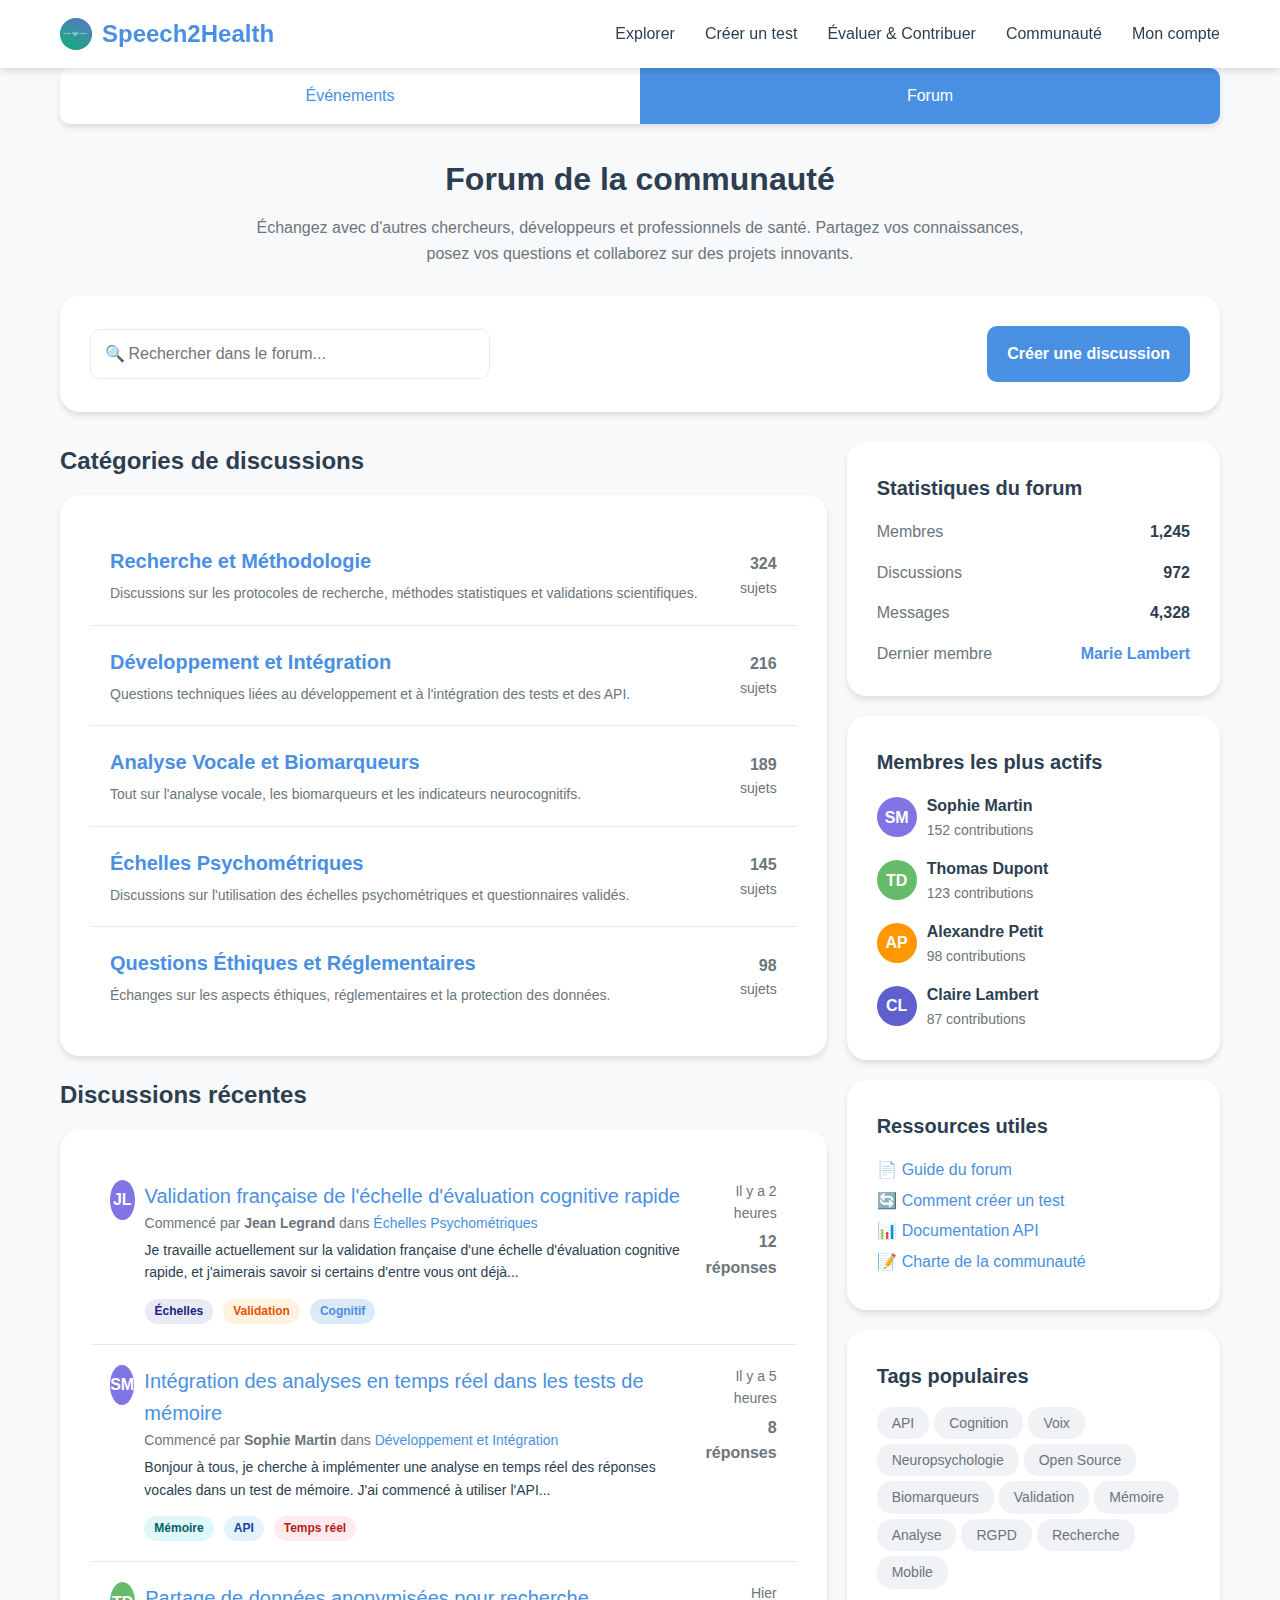
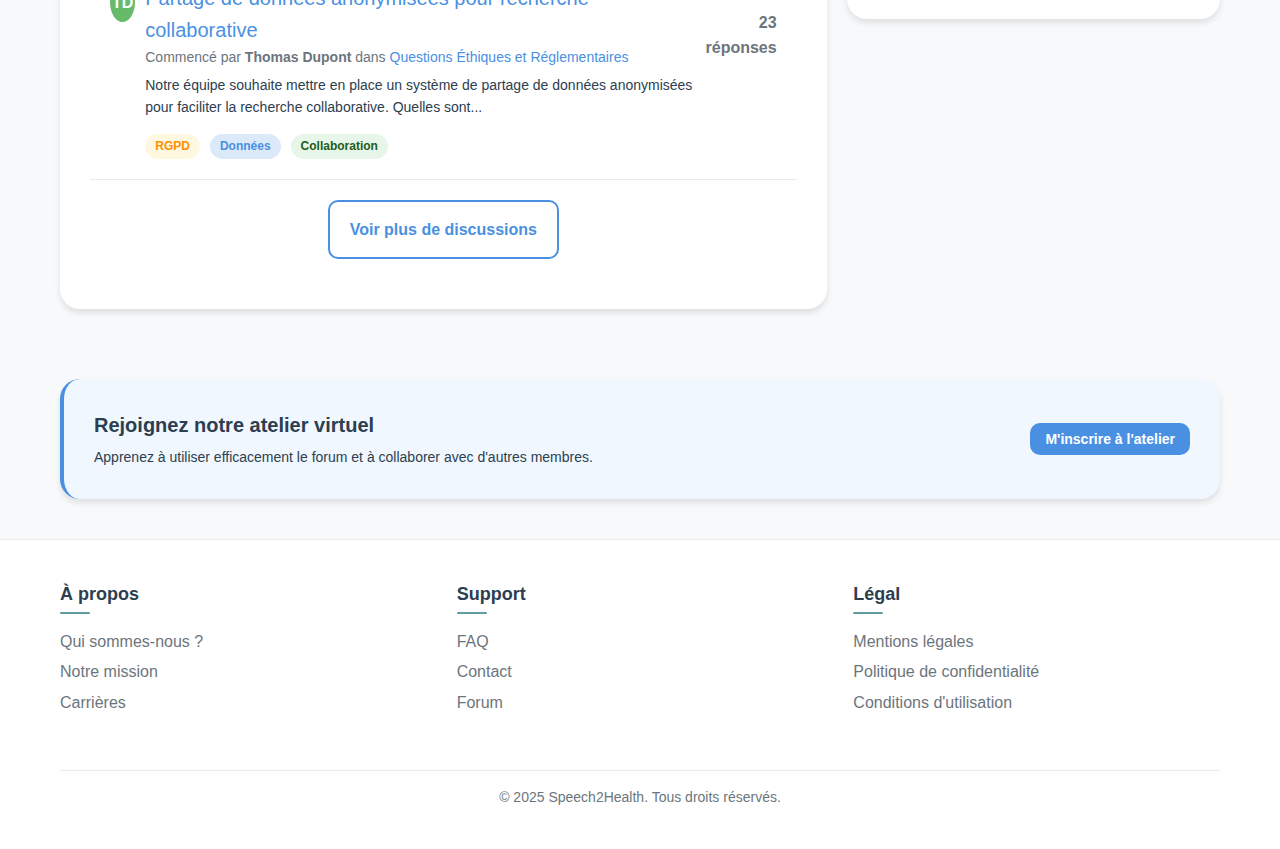
<file: pages/communaute/forum.html>
<!DOCTYPE html>
<html lang="fr">
<head>
  <meta charset="UTF-8">
  <meta name="viewport" content="width=device-width, initial-scale=1.0">
  <title>Forum - Speech2Health</title>
  <link rel="stylesheet" href="/css/s2h-styles.css">
  <script>
    document.addEventListener('DOMContentLoaded', function() {
      const includes = document.querySelectorAll('include');
      
      includes.forEach(function(include) {
        const src = include.getAttribute('src');
        
        fetch(src)
          .then(response => response.text())
          .then(data => {
            const div = document.createElement('div');
            div.innerHTML = data;
            include.parentNode.replaceChild(div, include);
          })
          .catch(error => {
            console.error('Erreur lors du chargement du fichier ' + src, error);
          });
      });
    });
  </script>
</head>
<body class="s2h-bg-light">
  <!-- Inclusion du header -->
  <include src="/templates/header.html"></include>
  
  <!-- Onglets de navigation pour la section Communauté -->
  <div class="s2h-container">
    <div class="s2h-tabs s2h-mb-lg">
      <a href="/pages/communaute/index.html" class="s2h-tabs__item">Événements</a>
      <a href="/pages/communaute/forum.html" class="s2h-tabs__item s2h-tabs__item--active">Forum</a>
    </div>
  </div>
  
  <main>
    <div class="s2h-container">
      <!-- En-tête de la page -->
      <div class="s2h-text-center s2h-mb-lg">
        <h1 class="s2h-font-xxl s2h-mb-sm">Forum de la communauté</h1>
        <p class="s2h-text-medium" style="max-width: 800px; margin: 0 auto;">
          Échangez avec d'autres chercheurs, développeurs et professionnels de santé. 
          Partagez vos connaissances, posez vos questions et collaborez sur des projets innovants.
        </p>
      </div>

      <!-- Barre de recherche et actions -->
      <div class="s2h-card s2h-mb-lg">
        <div class="s2h-flex s2h-justify-between s2h-items-center">
          <div class="s2h-form__search" style="width: 400px;">
            <input type="text" class="s2h-form__input s2h-form__search-input" placeholder="Rechercher dans le forum...">
            <span class="s2h-form__search-icon">🔍</span>
          </div>
          <a href="#" class="s2h-btn s2h-btn--primary">Créer une discussion</a>
        </div>
      </div>

      <!-- Layout principal avec sidebar -->
      <div class="s2h-grid">
        <!-- Contenu principal -->
        <div class="s2h-grid__col--8 s2h-grid__col--md-12">
          
          <!-- Catégories populaires -->
          <h2 class="s2h-mb">Catégories de discussions</h2>
          
          <!-- Liste des catégories -->
          <div class="s2h-card s2h-mb-md">
            <a href="#" class="s2h-flex s2h-justify-between s2h-items-center s2h-p-md s2h-border-bottom">
              <div>
                <h3 class="s2h-font-lg s2h-mb-xs">Recherche et Méthodologie</h3>
                <p class="s2h-text-medium s2h-font-sm">Discussions sur les protocoles de recherche, méthodes statistiques et validations scientifiques.</p>
              </div>
              <div class="s2h-text-medium s2h-text-right">
                <div class="s2h-font-bold">324</div>
                <div class="s2h-font-sm">sujets</div>
              </div>
            </a>
            
            <a href="#" class="s2h-flex s2h-justify-between s2h-items-center s2h-p-md s2h-border-bottom">
              <div>
                <h3 class="s2h-font-lg s2h-mb-xs">Développement et Intégration</h3>
                <p class="s2h-text-medium s2h-font-sm">Questions techniques liées au développement et à l'intégration des tests et des API.</p>
              </div>
              <div class="s2h-text-medium s2h-text-right">
                <div class="s2h-font-bold">216</div>
                <div class="s2h-font-sm">sujets</div>
              </div>
            </a>
            
            <a href="#" class="s2h-flex s2h-justify-between s2h-items-center s2h-p-md s2h-border-bottom">
              <div>
                <h3 class="s2h-font-lg s2h-mb-xs">Analyse Vocale et Biomarqueurs</h3>
                <p class="s2h-text-medium s2h-font-sm">Tout sur l'analyse vocale, les biomarqueurs et les indicateurs neurocognitifs.</p>
              </div>
              <div class="s2h-text-medium s2h-text-right">
                <div class="s2h-font-bold">189</div>
                <div class="s2h-font-sm">sujets</div>
              </div>
            </a>
            
            <a href="#" class="s2h-flex s2h-justify-between s2h-items-center s2h-p-md s2h-border-bottom">
              <div>
                <h3 class="s2h-font-lg s2h-mb-xs">Échelles Psychométriques</h3>
                <p class="s2h-text-medium s2h-font-sm">Discussions sur l'utilisation des échelles psychométriques et questionnaires validés.</p>
              </div>
              <div class="s2h-text-medium s2h-text-right">
                <div class="s2h-font-bold">145</div>
                <div class="s2h-font-sm">sujets</div>
              </div>
            </a>
            
            <a href="#" class="s2h-flex s2h-justify-between s2h-items-center s2h-p-md">
              <div>
                <h3 class="s2h-font-lg s2h-mb-xs">Questions Éthiques et Réglementaires</h3>
                <p class="s2h-text-medium s2h-font-sm">Échanges sur les aspects éthiques, réglementaires et la protection des données.</p>
              </div>
              <div class="s2h-text-medium s2h-text-right">
                <div class="s2h-font-bold">98</div>
                <div class="s2h-font-sm">sujets</div>
              </div>
            </a>
          </div>
          
          <!-- Discussions récentes -->
          <h2 class="s2h-mb">Discussions récentes</h2>
          <div class="s2h-card s2h-mb-lg">
            <!-- Discussion 1 -->
            <div class="s2h-p-md s2h-border-bottom">
              <div class="s2h-flex s2h-justify-between s2h-items-start">
                <div class="s2h-flex s2h-items-start s2h-flex-gap-sm">
                  <div class="s2h-user__avatar">JL</div>
                  <div>
                    <a href="#" class="s2h-font-lg s2h-font-medium s2h-mb-xs s2h-text-primary">Validation française de l'échelle d'évaluation cognitive rapide</a>
                    <p class="s2h-font-sm s2h-text-medium s2h-mb-xs">Commencé par <span class="s2h-font-semibold">Jean Legrand</span> dans <a href="#" class="s2h-text-primary">Échelles Psychométriques</a></p>
                    <p class="s2h-font-sm s2h-mb">
                      Je travaille actuellement sur la validation française d'une échelle d'évaluation cognitive rapide, et j'aimerais savoir si certains d'entre vous ont déjà...
                    </p>
                    <div class="s2h-flex s2h-flex-gap-sm">
                      <span class="s2h-badge s2h-badge--language">Échelles</span>
                      <span class="s2h-badge s2h-badge--cognitive">Validation</span>
                      <span class="s2h-badge s2h-badge--primary">Cognitif</span>
                    </div>
                  </div>
                </div>
                <div class="s2h-text-right s2h-text-medium">
                  <div class="s2h-font-sm">Il y a 2 heures</div>
                  <div class="s2h-font-bold s2h-mt-xs">12 réponses</div>
                </div>
              </div>
            </div>
            
            <!-- Discussion 2 -->
            <div class="s2h-p-md s2h-border-bottom">
              <div class="s2h-flex s2h-justify-between s2h-items-start">
                <div class="s2h-flex s2h-items-start s2h-flex-gap-sm">
                  <div class="s2h-user__avatar s2h-bg-purple">SM</div>
                  <div>
                    <a href="#" class="s2h-font-lg s2h-font-medium s2h-mb-xs s2h-text-primary">Intégration des analyses en temps réel dans les tests de mémoire</a>
                    <p class="s2h-font-sm s2h-text-medium s2h-mb-xs">Commencé par <span class="s2h-font-semibold">Sophie Martin</span> dans <a href="#" class="s2h-text-primary">Développement et Intégration</a></p>
                    <p class="s2h-font-sm s2h-mb">
                      Bonjour à tous, je cherche à implémenter une analyse en temps réel des réponses vocales dans un test de mémoire. J'ai commencé à utiliser l'API...
                    </p>
                    <div class="s2h-flex s2h-flex-gap-sm">
                      <span class="s2h-badge s2h-badge--memory">Mémoire</span>
                      <span class="s2h-badge s2h-badge--web">API</span>
                      <span class="s2h-badge s2h-badge--mobile">Temps réel</span>
                    </div>
                  </div>
                </div>
                <div class="s2h-text-right s2h-text-medium">
                  <div class="s2h-font-sm">Il y a 5 heures</div>
                  <div class="s2h-font-bold s2h-mt-xs">8 réponses</div>
                </div>
              </div>
            </div>
            
            <!-- Discussion 3 -->
            <div class="s2h-p-md">
              <div class="s2h-flex s2h-justify-between s2h-items-start">
                <div class="s2h-flex s2h-items-start s2h-flex-gap-sm">
                  <div class="s2h-user__avatar" style="background-color: #66BB6A;">TD</div>
                  <div>
                    <a href="#" class="s2h-font-lg s2h-font-medium s2h-mb-xs s2h-text-primary">Partage de données anonymisées pour recherche collaborative</a>
                    <p class="s2h-font-sm s2h-text-medium s2h-mb-xs">Commencé par <span class="s2h-font-semibold">Thomas Dupont</span> dans <a href="#" class="s2h-text-primary">Questions Éthiques et Réglementaires</a></p>
                    <p class="s2h-font-sm s2h-mb">
                      Notre équipe souhaite mettre en place un système de partage de données anonymisées pour faciliter la recherche collaborative. Quelles sont...
                    </p>
                    <div class="s2h-flex s2h-flex-gap-sm">
                      <span class="s2h-badge s2h-badge--testing">RGPD</span>
                      <span class="s2h-badge s2h-badge--primary">Données</span>
                      <span class="s2h-badge s2h-badge--attention">Collaboration</span>
                    </div>
                  </div>
                </div>
                <div class="s2h-text-right s2h-text-medium">
                  <div class="s2h-font-sm">Hier</div>
                  <div class="s2h-font-bold s2h-mt-xs">23 réponses</div>
                </div>
              </div>
            </div>
            
            <!-- Voir plus de discussions -->
            <div class="s2h-text-center s2h-p-md s2h-border-top">
              <a href="#" class="s2h-btn s2h-btn--outline">Voir plus de discussions</a>
            </div>
          </div>
        </div>
        
        <!-- Sidebar -->
        <div class="s2h-grid__col--4 s2h-grid__col--md-12">
          <!-- Statistiques du forum -->
          <div class="s2h-card s2h-mb-md">
            <h3 class="s2h-card__title s2h-mb">Statistiques du forum</h3>
            <div class="s2h-flex s2h-flex-col s2h-flex-gap">
              <div class="s2h-flex s2h-justify-between">
                <span class="s2h-text-medium">Membres</span>
                <span class="s2h-font-semibold">1,245</span>
              </div>
              <div class="s2h-flex s2h-justify-between">
                <span class="s2h-text-medium">Discussions</span>
                <span class="s2h-font-semibold">972</span>
              </div>
              <div class="s2h-flex s2h-justify-between">
                <span class="s2h-text-medium">Messages</span>
                <span class="s2h-font-semibold">4,328</span>
              </div>
              <div class="s2h-flex s2h-justify-between">
                <span class="s2h-text-medium">Dernier membre</span>
                <span class="s2h-font-semibold s2h-text-primary">Marie Lambert</span>
              </div>
            </div>
          </div>
          
          <!-- Membres actifs -->
          <div class="s2h-card s2h-mb-md">
            <h3 class="s2h-card__title s2h-mb">Membres les plus actifs</h3>
            <div class="s2h-flex s2h-flex-col s2h-flex-gap">
              <div class="s2h-flex s2h-items-center s2h-flex-gap-sm">
                <div class="s2h-user__avatar s2h-bg-purple">SM</div>
                <div>
                  <div class="s2h-font-semibold">Sophie Martin</div>
                  <div class="s2h-font-sm s2h-text-medium">152 contributions</div>
                </div>
              </div>
              <div class="s2h-flex s2h-items-center s2h-flex-gap-sm">
                <div class="s2h-user__avatar" style="background-color: #66BB6A;">TD</div>
                <div>
                  <div class="s2h-font-semibold">Thomas Dupont</div>
                  <div class="s2h-font-sm s2h-text-medium">123 contributions</div>
                </div>
              </div>
              <div class="s2h-flex s2h-items-center s2h-flex-gap-sm">
                <div class="s2h-user__avatar" style="background-color: #FF9800;">AP</div>
                <div>
                  <div class="s2h-font-semibold">Alexandre Petit</div>
                  <div class="s2h-font-sm s2h-text-medium">98 contributions</div>
                </div>
              </div>
              <div class="s2h-flex s2h-items-center s2h-flex-gap-sm">
                <div class="s2h-user__avatar" style="background-color: #5E60CE;">CL</div>
                <div>
                  <div class="s2h-font-semibold">Claire Lambert</div>
                  <div class="s2h-font-sm s2h-text-medium">87 contributions</div>
                </div>
              </div>
            </div>
          </div>
          
          <!-- Ressources -->
          <div class="s2h-card s2h-mb-md">
            <h3 class="s2h-card__title s2h-mb">Ressources utiles</h3>
            <ul style="list-style: none; padding: 0;">
              <li class="s2h-mb-xs">
                <a href="#" class="s2h-flex s2h-items-center s2h-flex-gap-xs s2h-text-primary">
                  <span>📄</span>
                  <span>Guide du forum</span>
                </a>
              </li>
              <li class="s2h-mb-xs">
                <a href="#" class="s2h-flex s2h-items-center s2h-flex-gap-xs s2h-text-primary">
                  <span>🔄</span>
                  <span>Comment créer un test</span>
                </a>
              </li>
              <li class="s2h-mb-xs">
                <a href="#" class="s2h-flex s2h-items-center s2h-flex-gap-xs s2h-text-primary">
                  <span>📊</span>
                  <span>Documentation API</span>
                </a>
              </li>
              <li class="s2h-mb-xs">
                <a href="#" class="s2h-flex s2h-items-center s2h-flex-gap-xs s2h-text-primary">
                  <span>📝</span>
                  <span>Charte de la communauté</span>
                </a>
              </li>
            </ul>
          </div>
          
          <!-- Tags populaires -->
          <div class="s2h-card">
            <h3 class="s2h-card__title s2h-mb">Tags populaires</h3>
            <div class="s2h-flex s2h-flex-wrap s2h-flex-gap-xs">
              <a href="#" class="s2h-tag">API</a>
              <a href="#" class="s2h-tag">Cognition</a>
              <a href="#" class="s2h-tag">Voix</a>
              <a href="#" class="s2h-tag">Neuropsychologie</a>
              <a href="#" class="s2h-tag">Open Source</a>
              <a href="#" class="s2h-tag">Biomarqueurs</a>
              <a href="#" class="s2h-tag">Validation</a>
              <a href="#" class="s2h-tag">Mémoire</a>
              <a href="#" class="s2h-tag">Analyse</a>
              <a href="#" class="s2h-tag">RGPD</a>
              <a href="#" class="s2h-tag">Recherche</a>
              <a href="#" class="s2h-tag">Mobile</a>
            </div>
          </div>
        </div>
      </div>
      
      <!-- Bandeau d'appel à action -->
      <div class="s2h-card s2h-mt-xl" style="background-color: #f0f7ff; border-left: 4px solid var(--s2h-primary);">
        <div class="s2h-flex s2h-justify-between s2h-items-center">
          <div>
            <h3 class="s2h-font-lg s2h-mb-xs">Rejoignez notre atelier virtuel</h3>
            <p class="s2h-font-sm">Apprenez à utiliser efficacement le forum et à collaborer avec d'autres membres.</p>
          </div>
          <a href="#" class="s2h-btn s2h-btn--primary s2h-btn--sm">M'inscrire à l'atelier</a>
        </div>
      </div>
    </div>
  </main>
  
  <!-- Inclusion du footer -->
  <include src="/templates/footer.html"></include>
</body>
</html>
</file>
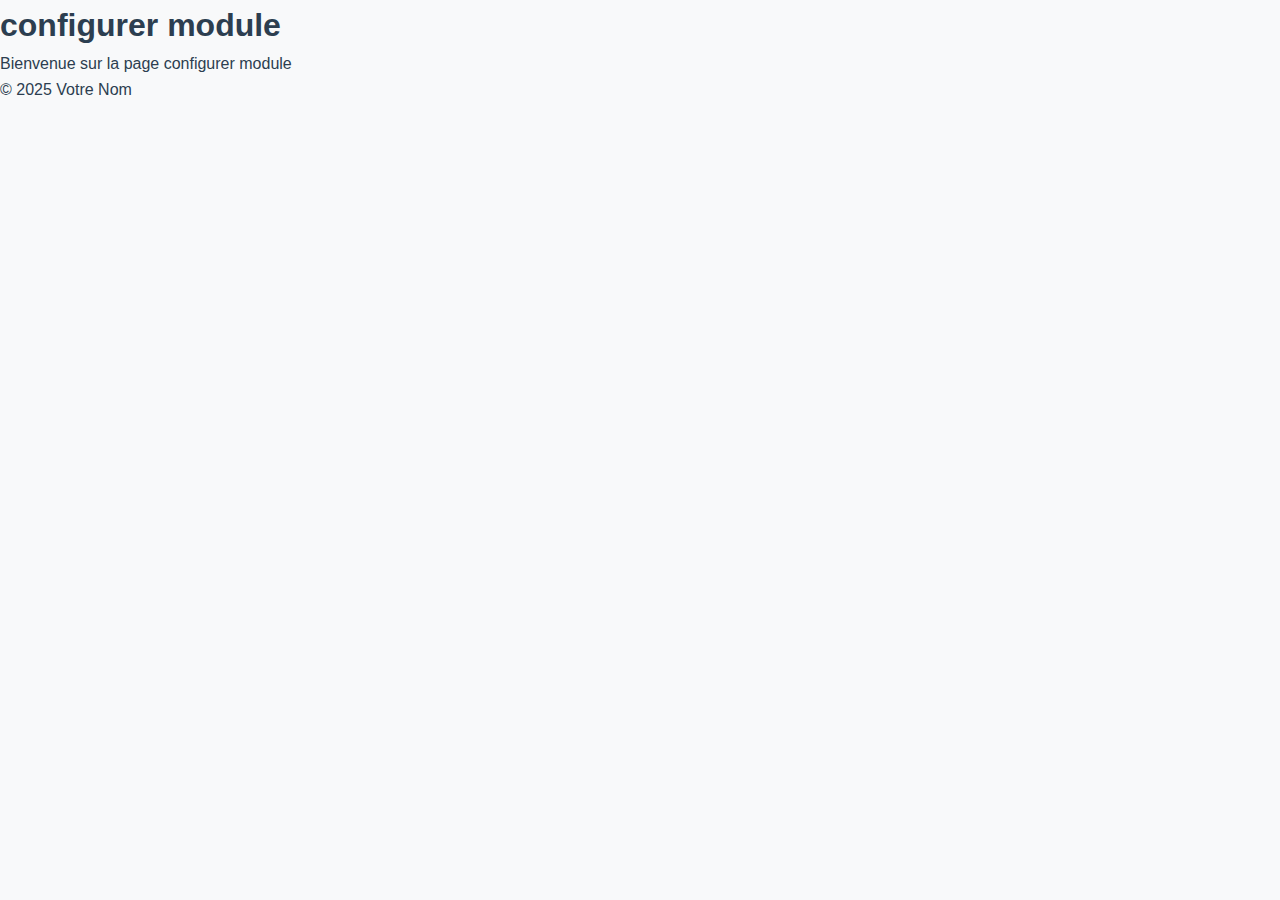
<file: pages/creer-un-test/configurer-module.html>
<!DOCTYPE html>
<html lang="fr">
<head>
  <meta charset="UTF-8">
  <meta name="viewport" content="width=device-width, initial-scale=1.0">
  <title>Mon compte</title>
  <link rel="stylesheet" href="../../css/s2h-styles.css">
</head>
<body>
  <header>
    <h1>configurer module</h1>
  </header>
  <main>
    <p>Bienvenue sur la page configurer module</p>
  </main>
  <footer>
    <p>&copy; 2025 Votre Nom</p>
  </footer>
</body>
</html>
</file>
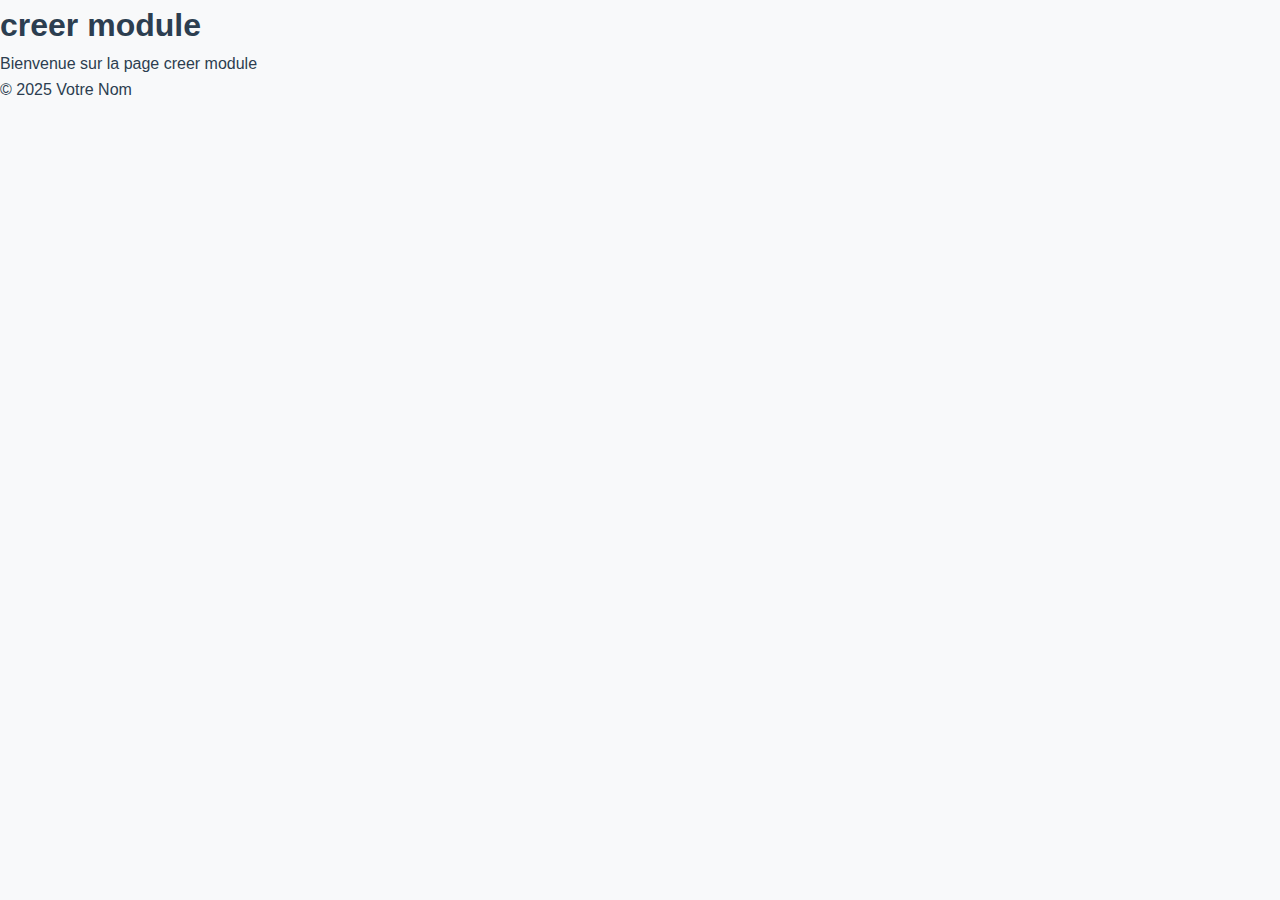
<file: pages/creer-un-test/creer-module.html>
<!DOCTYPE html>
<html lang="fr">
<head>
  <meta charset="UTF-8">
  <meta name="viewport" content="width=device-width, initial-scale=1.0">
  <title>Mon compte</title>
  <link rel="stylesheet" href="../../css/s2h-styles.css">
</head>
<body>
  <header>
    <h1>creer module</h1>
  </header>
  <main>
    <p>Bienvenue sur la page creer module</p>
  </main>
  <footer>
    <p>&copy; 2025 Votre Nom</p>
  </footer>
</body>
</html>
</file>
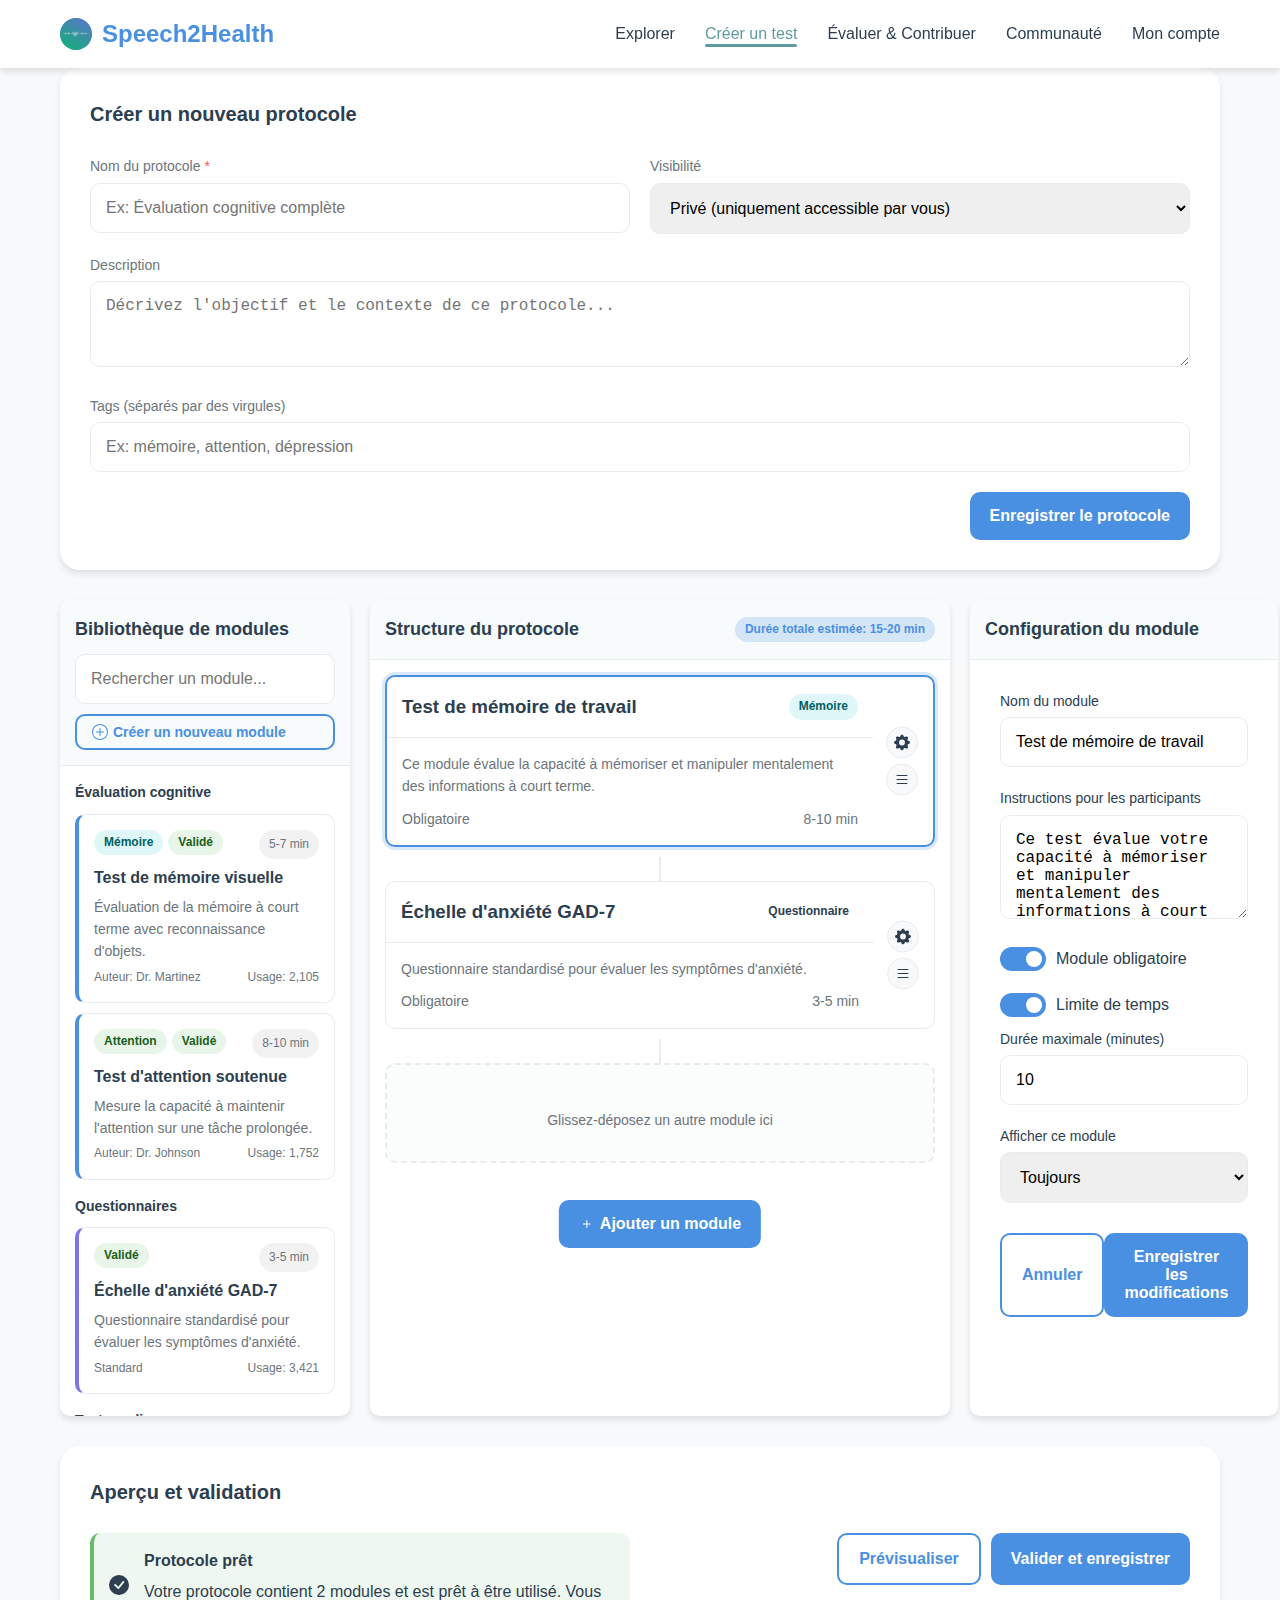
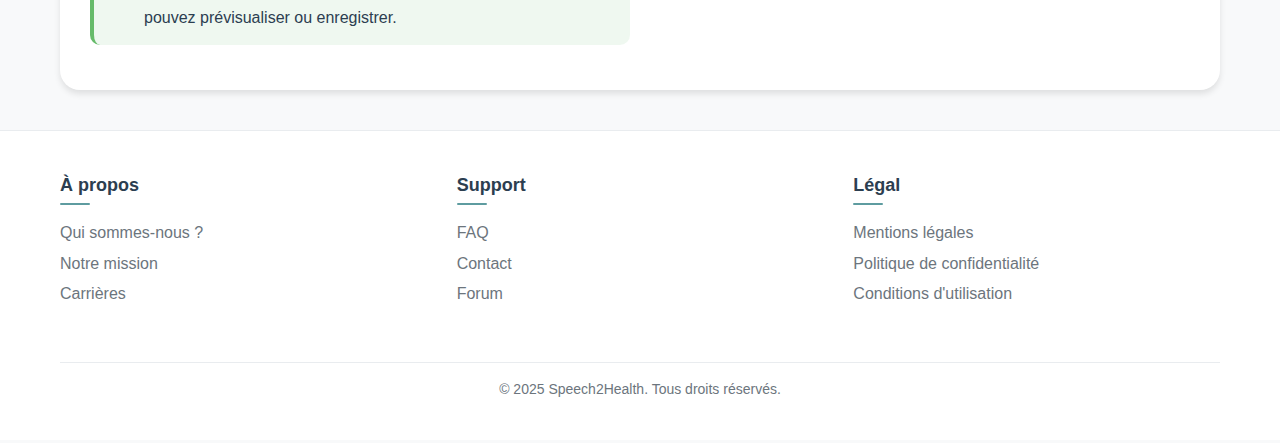
<file: pages/creer-un-test/creer-protocole.html>
<!DOCTYPE html>
<html lang="fr">
<head>
  <meta charset="UTF-8">
  <meta name="viewport" content="width=device-width, initial-scale=1.0">
  <title>Speech2Health - Créer un protocole</title>
  <link rel="stylesheet" href="../../css/s2h-styles.css">
  <!-- Styles spécifiques au drag & drop et à la création de protocole -->
  <style>
    /* Styles pour l'interface à trois colonnes */
    .s2h-protocole-builder {
      display: flex;
      gap: var(--s2h-spacing-md);
      min-height: 700px; /* Augmentation de la hauteur minimum */
    }

    .s2h-protocole-builder__col {
      background-color: var(--s2h-card-bg);
      border-radius: var(--s2h-radius);
      box-shadow: var(--s2h-shadow);
    }

    .s2h-protocole-builder__col--left {
      flex: 0 0 25%;
    }

    .s2h-protocole-builder__col--center {
      flex: 0 0 50%;
    }

    .s2h-protocole-builder__col--right {
      flex: 0 0 25%;
    }

    .s2h-protocole-builder__header {
      padding: var(--s2h-spacing);
      border-bottom: 1px solid var(--s2h-border);
      background-color: rgba(174, 217, 224, 0.1);
      border-radius: var(--s2h-radius) var(--s2h-radius) 0 0;
    }

    .s2h-protocole-builder__body {
      padding: var(--s2h-spacing);
      overflow-y: auto;
      max-height: 650px; /* Augmentation de la hauteur maximum */
    }

    /* Configuration du module - Suppression de la barre de défilement */
    .s2h-protocole-builder__col--right .s2h-protocole-builder__body {
      max-height: none; /* Suppression de la hauteur maximale pour éviter le défilement */
      overflow-y: visible; /* Suppression du défilement */
    }

    /* Styles pour les modules */
    .s2h-module {
      border: 1px solid var(--s2h-border);
      border-radius: var(--s2h-radius);
      padding: var(--s2h-spacing);
      margin-bottom: var(--s2h-spacing-sm);
      background-color: var(--s2h-card-bg);
      cursor: grab;
      transition: var(--s2h-transition);
    }

    .s2h-module:hover {
      box-shadow: var(--s2h-shadow);
      transform: translateY(-2px);
    }

    .s2h-module--selected {
      border: 2px solid var(--s2h-primary);
      box-shadow: 0 0 0 3px rgba(74, 144, 226, 0.2);
    }

    .s2h-module--cognitive {
      border-left: 4px solid var(--s2h-primary);
    }

    .s2h-module--questionnaire {
      border-left: 4px solid var(--s2h-purple);
    }
    
    .s2h-module--audio {
      border-left: 4px solid var(--s2h-warning);
    }

    .s2h-module__header {
      display: flex;
      justify-content: space-between;
      align-items: flex-start;
      margin-bottom: var(--s2h-spacing-xs);
    }

    .s2h-module__title {
      font-weight: 600;
      font-size: var(--s2h-font-size);
      margin-bottom: var(--s2h-spacing-xs);
    }

    .s2h-module__time {
      font-size: var(--s2h-font-size-xs);
      color: var(--s2h-text-medium);
      padding: var(--s2h-spacing-xs) var(--s2h-spacing-sm);
      background-color: rgba(0, 0, 0, 0.05);
      border-radius: var(--s2h-radius-pill);
    }

    .s2h-module__desc {
      font-size: var(--s2h-font-size-sm);
      color: var(--s2h-text-medium);
      margin-bottom: var(--s2h-spacing-xs);
    }

    /* Styles pour la section de structure du protocole */
    .s2h-structure {
      min-height: 400px;
      position: relative;
      padding-bottom: 80px; /* Espace pour le bouton d'ajout en bas */
    }

    .s2h-structure__empty {
      display: flex;
      flex-direction: column;
      align-items: center;
      justify-content: center;
      height: 300px;
      border: 2px dashed var(--s2h-border);
      border-radius: var(--s2h-radius);
      margin-bottom: var(--s2h-spacing);
      background-color: rgba(248, 249, 250, 0.5);
      transition: var(--s2h-transition);
    }

    .s2h-structure__empty:hover {
      border-color: var(--s2h-primary);
      background-color: rgba(74, 144, 226, 0.05);
    }

    .s2h-structure__empty-text {
      color: var(--s2h-text-medium);
      font-size: var(--s2h-font-size-sm);
      text-align: center;
      margin-top: var(--s2h-spacing);
    }

    .s2h-structure__connector {
      width: 2px;
      height: 24px;
      background-color: var(--s2h-border);
      margin: 0 auto;
    }

    .s2h-structure__add-btn {
      position: absolute;
      bottom: var(--s2h-spacing);
      left: 50%;
      transform: translateX(-50%);
    }

    /* Module dans la structure - Correction pour éviter le chevauchement */
    .s2h-structure-module {
      border: 1px solid var(--s2h-border);
      border-radius: var(--s2h-radius);
      background-color: var(--s2h-card-bg);
      margin-bottom: var(--s2h-spacing-sm);
      cursor: pointer;
      transition: var(--s2h-transition);
      position: relative;
      padding-right: 60px; /* Espace pour les boutons de contrôle */
    }

    .s2h-structure-module:hover {
      box-shadow: var(--s2h-shadow);
      transform: translateY(-2px);
    }

    .s2h-structure-module--selected {
      border: 2px solid var(--s2h-primary);
      box-shadow: 0 0 0 3px rgba(74, 144, 226, 0.2);
    }

    .s2h-structure-module__header {
      padding: var(--s2h-spacing);
      border-bottom: 1px solid var(--s2h-border);
      display: flex;
      justify-content: space-between;
      align-items: center;
    }

    .s2h-structure-module__body {
      padding: var(--s2h-spacing);
    }

    /* Repositionnement des boutons de contrôle pour éviter le chevauchement */
    .s2h-structure-module__footer {
      display: flex;
      gap: var(--s2h-spacing-xs);
      position: absolute;
      right: var(--s2h-spacing);
      top: 50%; /* Centré verticalement */
      transform: translateY(-50%); /* Ajustement vertical */
      flex-direction: column; /* Boutons empilés verticalement */
    }

    .s2h-structure-module__button {
      width: 32px;
      height: 32px;
      border-radius: 50%;
      background-color: var(--s2h-background);
      border: 1px solid var(--s2h-border);
      display: flex;
      align-items: center;
      justify-content: center;
      cursor: pointer;
      transition: var(--s2h-transition);
    }

    .s2h-structure-module__button:hover {
      background-color: var(--s2h-primary);
      color: var(--s2h-text-light);
      border-color: var(--s2h-primary);
    }

    /* Styles pour le formulaire de configuration */
    .s2h-config-panel {
      padding: var(--s2h-spacing);
    }

    .s2h-config-panel__form-group {
      margin-bottom: var(--s2h-spacing-md);
    }

    .s2h-config-panel__label {
      display: block;
      margin-bottom: var(--s2h-spacing-xs);
      font-size: var(--s2h-font-size-sm);
      color: var(--s2h-text-dark);
    }

    /* Switch toggle style */
    .s2h-switch {
      position: relative;
      display: inline-block;
      width: 46px;
      height: 24px;
      margin-right: var(--s2h-spacing-sm);
    }

    .s2h-switch input {
      opacity: 0;
      width: 0;
      height: 0;
    }

    .s2h-switch__slider {
      position: absolute;
      cursor: pointer;
      top: 0;
      left: 0;
      right: 0;
      bottom: 0;
      background-color: #ccc;
      transition: .4s;
      border-radius: 24px;
    }

    .s2h-switch__slider:before {
      position: absolute;
      content: "";
      height: 16px;
      width: 16px;
      left: 4px;
      bottom: 4px;
      background-color: white;
      transition: .4s;
      border-radius: 50%;
    }

    .s2h-switch input:checked + .s2h-switch__slider {
      background-color: var(--s2h-primary);
    }

    .s2h-switch input:checked + .s2h-switch__slider:before {
      transform: translateX(22px);
    }

    .s2h-switch-group {
      display: flex;
      align-items: center;
      margin-bottom: var(--s2h-spacing-sm);
    }

    /* Ajustements responsives */
    @media (max-width: 992px) {
      .s2h-protocole-builder {
        flex-direction: column;
      }
      
      .s2h-protocole-builder__col {
        flex: 0 0 100%;
        margin-bottom: var(--s2h-spacing);
      }

      /* Réajustement des boutons de contrôle en mode responsive */
      .s2h-structure-module__footer {
        flex-direction: row;
        top: var(--s2h-spacing);
        transform: none;
      }
    }
  </style>
  <script>
    // Fonction pour charger les templates HTML
    function loadTemplate(elementId, templatePath) {
      fetch(templatePath)
        .then(response => {
          if (!response.ok) {
            throw new Error(`Erreur HTTP: ${response.status}`);
          }
          return response.text();
        })
        .then(html => {
          document.getElementById(elementId).innerHTML = html;
          
          // Déclencher les scripts dans le template chargé
          const scripts = document.getElementById(elementId).getElementsByTagName('script');
          for (let script of scripts) {
            eval(script.innerHTML);
          }

          // Marquer le lien "Créer un test" comme actif dans la navigation
          if (elementId === 'header-container') {
            const navLinks = document.querySelectorAll('.s2h-nav__link');
            navLinks.forEach(link => {
              link.classList.remove('s2h-nav__link--active');
              if (link.textContent.trim() === 'Créer un test') {
                link.classList.add('s2h-nav__link--active');
              }
            });
          }
        })
        .catch(error => {
          console.error(`Impossible de charger le template ${templatePath}:`, error);
        });
    }

    // Charger les templates et ajouter tous les écouteurs lorsque le DOM est prêt
    document.addEventListener('DOMContentLoaded', function() {
      loadTemplate('header-container', '../../templates/header.html');
      loadTemplate('footer-container', '../../templates/footer.html');

      // Simulation de la sélection de module dans la structure
      document.querySelectorAll('.s2h-structure-module').forEach(module => {
        module.addEventListener('click', function(event) {
          // Ne pas déclencher si on clique sur un bouton dans le module
          if (event.target.closest('.s2h-structure-module__button')) {
            return;
          }
          
          // Retirer la classe active de tous les modules
          document.querySelectorAll('.s2h-structure-module').forEach(m => {
            m.classList.remove('s2h-structure-module--selected');
          });
          
          // Ajouter la classe active au module cliqué
          this.classList.add('s2h-structure-module--selected');
          
          // Afficher les options de configuration
          document.getElementById('config-panel').classList.remove('s2h-hidden');
          
          // Mettre à jour le titre du module dans le panneau de configuration
          const moduleTitle = this.querySelector('.s2h-structure-module__title').textContent;
          document.getElementById('module-name-input').value = moduleTitle;
        });
      });

      // Simulation de la sélection de module dans la bibliothèque
      document.querySelectorAll('.s2h-module').forEach(module => {
        module.addEventListener('click', function() {
          // Retirer la classe active de tous les modules
          document.querySelectorAll('.s2h-module').forEach(m => {
            m.classList.remove('s2h-module--selected');
          });
          
          // Ajouter la classe active au module cliqué
          this.classList.add('s2h-module--selected');
        });
      });

      // Vérifier le nom du protocole pour activer/désactiver le bouton d'enregistrement
      document.getElementById('protocole-name').addEventListener('input', function() {
        const saveButton = document.getElementById('save-protocole');
        saveButton.disabled = this.value.trim() === '';
      });

      // Simulation drag & drop basique
      const dragItems = document.querySelectorAll('[draggable="true"]');
      const dropZone = document.querySelector('.s2h-structure__empty');

      dragItems.forEach(item => {
        item.addEventListener('dragstart', function(e) {
          e.dataTransfer.setData('text/plain', this.querySelector('.s2h-module__title').textContent);
          setTimeout(() => this.classList.add('dragging'), 0);
        });

        item.addEventListener('dragend', function() {
          this.classList.remove('dragging');
        });
      });

      if (dropZone) {
        dropZone.addEventListener('dragover', function(e) {
          e.preventDefault();
          this.classList.add('drag-over');
        });

        dropZone.addEventListener('dragleave', function() {
          this.classList.remove('drag-over');
        });

        dropZone.addEventListener('drop', function(e) {
          e.preventDefault();
          this.classList.remove('drag-over');
          const moduleTitle = e.dataTransfer.getData('text/plain');
          // Simulation d'ajout de module - dans une application réelle, 
          // vous créeriez un nouveau module dans la structure
          alert(`Module "${moduleTitle}" ajouté au protocole`);
        });
      }

      // =====================
      // Ajout des redirections
      // =====================

      // 1) Bouton "Ajouter un module" => Page "creer-module.html"
      const addModuleBtn = document.querySelector('.s2h-structure__add-btn');
      if (addModuleBtn) {
        addModuleBtn.addEventListener('click', function() {
          window.location.href = 'creer-module.html';
        });
      }

      // 2) Bouton "Configurer" (roue crantée) => Page "configurer-module.html"
      document.querySelectorAll('.s2h-structure-module__button[title="Configurer"]').forEach(btn => {
        btn.addEventListener('click', function(event) {
          // Empêche de déclencher le clic sur le module parent
          event.stopPropagation();
          window.location.href = 'configurer-module.html';
        });
      });
    });
  </script>
</head>
<body>
  <!-- Container pour le header -->
  <div id="header-container"></div>
  
  <main class="s2h-container">
    <!-- En-tête du créateur de protocole -->
    <div class="s2h-card s2h-mb-lg">
      <div class="s2h-card__header">
        <h2 class="s2h-card__title">Créer un nouveau protocole</h2>
      </div>
      <div class="s2h-card__body">
        <div class="s2h-grid">
          <div class="s2h-grid__col--6 s2h-grid__col--md-12">
            <div class="s2h-form__group">
              <label class="s2h-form__label" for="protocole-name">Nom du protocole <span class="s2h-text-danger">*</span></label>
              <input type="text" id="protocole-name" class="s2h-form__input" placeholder="Ex: Évaluation cognitive complète">
            </div>
          </div>
          <div class="s2h-grid__col--6 s2h-grid__col--md-12">
            <div class="s2h-form__group">
              <label class="s2h-form__label" for="protocole-visibility">Visibilité</label>
              <select id="protocole-visibility" class="s2h-form__select">
                <option value="private">Privé (uniquement accessible par vous)</option>
                <option value="team">Équipe (accessible par les membres de votre équipe)</option>
                <option value="public">Public (accessible par tous)</option>
              </select>
            </div>
          </div>
        </div>

        <div class="s2h-form__group">
          <label class="s2h-form__label" for="protocole-desc">Description</label>
          <textarea id="protocole-desc" class="s2h-form__textarea" rows="3" placeholder="Décrivez l'objectif et le contexte de ce protocole..."></textarea>
        </div>
        
        <div class="s2h-form__group">
          <label class="s2h-form__label" for="protocole-tags">Tags (séparés par des virgules)</label>
          <input type="text" id="protocole-tags" class="s2h-form__input" placeholder="Ex: mémoire, attention, dépression">
        </div>
        
        <div class="s2h-flex s2h-justify-end">
          <button id="save-protocole" class="s2h-btn s2h-btn--primary" disabled>Enregistrer le protocole</button>
        </div>
      </div>
    </div>
    
    <!-- Constructeur de protocole à 3 colonnes -->
    <div class="s2h-protocole-builder">
      <!-- COLONNE GAUCHE: Bibliothèque de modules -->
      <div class="s2h-protocole-builder__col s2h-protocole-builder__col--left">
        <div class="s2h-protocole-builder__header">
          <h3 class="s2h-font-md s2h-mb-sm">Bibliothèque de modules</h3>
          <div class="s2h-form__search s2h-mb-sm">
            <input type="text" class="s2h-form__input" placeholder="Rechercher un module...">
          </div>
          <a href="creer-module.html" class="s2h-btn s2h-btn--sm s2h-btn--outline s2h-btn--icon s2h-w-full">
            <svg xmlns="http://www.w3.org/2000/svg" width="16" height="16" fill="currentColor" viewBox="0 0 16 16">
              <path d="M8 15A7 7 0 1 1 8 1a7 7 0 0 1 0 14zm0 1A8 8 0 1 0 8 0a8 8 0 0 0 0 16z"/>
              <path d="M8 4a.5.5 0 0 1 .5.5v3h3a.5.5 0 0 1 0 1h-3v3a.5.5 0 0 1-1 0v-3h-3a.5.5 0 0 1 0-1h3v-3A.5.5 0 0 1 8 4z"/>
            </svg>
            Créer un nouveau module
          </a>
        </div>
        
        <div class="s2h-protocole-builder__body">
          <h4 class="s2h-font-sm s2h-font-semibold s2h-mb-sm">Évaluation cognitive</h4>
          
          <!-- Module Évaluation cognitive -->
          <div class="s2h-module s2h-module--cognitive" draggable="true">
            <div class="s2h-module__header">
              <div class="s2h-flex s2h-flex-wrap s2h-flex-gap-xs s2h-mb-xs">
                <span class="s2h-badge s2h-badge--memory">Mémoire</span>
                <span class="s2h-badge s2h-badge--validated">Validé</span>
              </div>
              <span class="s2h-module__time">5-7 min</span>
            </div>
            <h3 class="s2h-module__title">Test de mémoire visuelle</h3>
            <p class="s2h-module__desc">Évaluation de la mémoire à court terme avec reconnaissance d'objets.</p>
            <div class="s2h-flex s2h-justify-between s2h-text-medium s2h-font-xs">
              <span>Auteur: Dr. Martinez</span>
              <span>Usage: 2,105</span>
            </div>
          </div>
          
          <!-- Module Évaluation cognitive 2 -->
          <div class="s2h-module s2h-module--cognitive" draggable="true">
            <div class="s2h-module__header">
              <div class="s2h-flex s2h-flex-wrap s2h-flex-gap-xs s2h-mb-xs">
                <span class="s2h-badge s2h-badge--attention">Attention</span>
                <span class="s2h-badge s2h-badge--validated">Validé</span>
              </div>
              <span class="s2h-module__time">8-10 min</span>
            </div>
            <h3 class="s2h-module__title">Test d'attention soutenue</h3>
            <p class="s2h-module__desc">Mesure la capacité à maintenir l'attention sur une tâche prolongée.</p>
            <div class="s2h-flex s2h-justify-between s2h-text-medium s2h-font-xs">
              <span>Auteur: Dr. Johnson</span>
              <span>Usage: 1,752</span>
            </div>
          </div>
          
          <h4 class="s2h-font-sm s2h-font-semibold s2h-mb-sm s2h-mt">Questionnaires</h4>
          
          <!-- Module Questionnaire -->
          <div class="s2h-module s2h-module--questionnaire" draggable="true">
            <div class="s2h-module__header">
              <div class="s2h-flex s2h-flex-wrap s2h-flex-gap-xs s2h-mb-xs">
                <span class="s2h-badge s2h-badge--validated">Validé</span>
              </div>
              <span class="s2h-module__time">3-5 min</span>
            </div>
            <h3 class="s2h-module__title">Échelle d'anxiété GAD-7</h3>
            <p class="s2h-module__desc">Questionnaire standardisé pour évaluer les symptômes d'anxiété.</p>
            <div class="s2h-flex s2h-justify-between s2h-text-medium s2h-font-xs">
              <span>Standard</span>
              <span>Usage: 3,421</span>
            </div>
          </div>
          
          <h4 class="s2h-font-sm s2h-font-semibold s2h-mb-sm s2h-mt">Tests audio</h4>
          
          <!-- Module Audio -->
          <div class="s2h-module s2h-module--audio" draggable="true">
            <div class="s2h-module__header">
              <div class="s2h-flex s2h-flex-wrap s2h-flex-gap-xs s2h-mb-xs">
                <span class="s2h-badge s2h-badge--language">Langage</span>
                <span class="s2h-badge s2h-badge--testing">En test</span>
              </div>
              <span class="s2h-module__time">2-3 min</span>
            </div>
            <h3 class="s2h-module__title">Analyse vocale émotionnelle</h3>
            <p class="s2h-module__desc">Enregistrement vocal avec analyse des marqueurs émotionnels.</p>
            <div class="s2h-flex s2h-justify-between s2h-text-medium s2h-font-xs">
              <span>Auteur: Dr. Silva</span>
              <span>Usage: 642</span>
            </div>
          </div>
        </div>
      </div>
      
      <!-- COLONNE CENTRALE: Structure du protocole -->
      <div class="s2h-protocole-builder__col s2h-protocole-builder__col--center">
        <div class="s2h-protocole-builder__header">
          <div class="s2h-flex s2h-justify-between s2h-items-center">
            <h3 class="s2h-font-md">Structure du protocole</h3>
            <div class="s2h-flex s2h-items-center s2h-flex-gap-sm">
              <span class="s2h-badge s2h-badge--primary">Durée totale estimée: 15-20 min</span>
            </div>
          </div>
        </div>
        
        <div class="s2h-protocole-builder__body">
          <div class="s2h-structure">
            <!-- Premier module dans la structure -->
            <div class="s2h-structure-module s2h-structure-module--selected">
              <div class="s2h-structure-module__header">
                <h3 class="s2h-structure-module__title">Test de mémoire de travail</h3>
                <span class="s2h-badge s2h-badge--memory">Mémoire</span>
              </div>
              <div class="s2h-structure-module__body">
                <p class="s2h-font-sm s2h-text-medium">Ce module évalue la capacité à mémoriser et manipuler mentalement des informations à court terme.</p>
                <div class="s2h-flex s2h-justify-between s2h-text-medium s2h-font-sm s2h-mt-sm">
                  <span>Obligatoire</span>
                  <span>8-10 min</span>
                </div>
              </div>
              <div class="s2h-structure-module__footer">
                <div class="s2h-structure-module__button" title="Configurer">
                  <svg xmlns="http://www.w3.org/2000/svg" width="16" height="16" fill="currentColor" viewBox="0 0 16 16">
                    <path d="M9.405 1.05c-.413-1.4-2.397-1.4-2.81 0l-.1.34a1.464 1.464 0 0 1-2.105.872l-.31-.17c-1.283-.698-2.686.705-1.987 1.987l.169.311c.446.82.023 1.841-.872 2.105l-.34.1c-1.4.413-1.4 2.397 0 2.81l.34.1a1.464 1.464 0 0 1 .872 2.105l-.17.31c-.698 1.283.705 2.686 1.987 1.987l.311-.169a1.464 1.464 0 0 1 2.105.872l.1.34c.413 1.4 2.397 1.4 2.81 0l.1-.34a1.464 1.464 0 0 1 2.105-.872l.31.17c1.283.698 2.686-.705 1.987-1.987l-.169-.311a1.464 1.464 0 0 1 .872-2.105l.34-.1c1.4-.413 1.4-2.397 0-2.81l-.34-.1a1.464 1.464 0 0 1-.872-2.105l.17-.31c.698-1.283-.705-2.686-1.987-1.987l-.311.169a1.464 1.464 0 0 1-2.105-.872l-.1-.34zM8 10.93a2.929 2.929 0 1 1 0-5.86 2.929 2.929 0 0 1 0 5.858z"/>
                  </svg>
                </div>
                <div class="s2h-structure-module__button" title="Déplacer">
                  <svg xmlns="http://www.w3.org/2000/svg" width="16" height="16" fill="currentColor" viewBox="0 0 16 16">
                    <path fill-rule="evenodd" d="M2.5 12a.5.5 0 0 1 .5-.5h10a.5.5 0 0 1 0 1H3a.5.5 0 0 1-.5-.5zm0-4a.5.5 0 0 1 .5-.5h10a.5.5 0 0 1 0 1H3a.5.5 0 0 1-.5-.5zm0-4a.5.5 0 0 1 .5-.5h10a.5.5 0 0 1 0 1H3a.5.5 0 0 1-.5-.5z"/>
                  </svg>
                </div>
              </div>
            </div>
            
            <!-- Connecteur -->
            <div class="s2h-structure__connector"></div>
            
            <!-- Deuxième module dans la structure -->
            <div class="s2h-structure-module">
              <div class="s2h-structure-module__header">
                <h3 class="s2h-structure-module__title">Échelle d'anxiété GAD-7</h3>
                <span class="s2h-badge s2h-badge--purple">Questionnaire</span>
              </div>
              <div class="s2h-structure-module__body">
                <p class="s2h-font-sm s2h-text-medium">Questionnaire standardisé pour évaluer les symptômes d'anxiété.</p>
                <div class="s2h-flex s2h-justify-between s2h-text-medium s2h-font-sm s2h-mt-sm">
                  <span>Obligatoire</span>
                  <span>3-5 min</span>
                </div>
              </div>
              <div class="s2h-structure-module__footer">
                <div class="s2h-structure-module__button" title="Configurer">
                  <svg xmlns="http://www.w3.org/2000/svg" width="16" height="16" fill="currentColor" viewBox="0 0 16 16">
                    <path d="M9.405 1.05c-.413-1.4-2.397-1.4-2.81 0l-.1.34a1.464 1.464 0 0 1-2.105.872l-.31-.17c-1.283-.698-2.686.705-1.987 1.987l.169.311c.446.82.023 1.841-.872 2.105l-.34.1c-1.4.413-1.4 2.397 0 2.81l.34.1a1.464 1.464 0 0 1 .872 2.105l-.17.31c-.698 1.283.705 2.686 1.987 1.987l.311-.169a1.464 1.464 0 0 1 2.105.872l.1.34c.413 1.4 2.397 1.4 2.81 0l.1-.34a1.464 1.464 0 0 1 2.105-.872l.31.17c1.283.698 2.686-.705 1.987-1.987l-.169-.311a1.464 1.464 0 0 1 .872-2.105l.34-.1c1.4-.413 1.4-2.397 0-2.81l-.34-.1a1.464 1.464 0 0 1-.872-2.105l.17-.31c.698-1.283-.705-2.686-1.987-1.987l-.311.169a1.464 1.464 0 0 1-2.105-.872l-.1-.34zM8 10.93a2.929 2.929 0 1 1 0-5.86 2.929 2.929 0 0 1 0 5.858z"/>
                  </svg>
                </div>
                <div class="s2h-structure-module__button" title="Déplacer">
                  <svg xmlns="http://www.w3.org/2000/svg" width="16" height="16" fill="currentColor" viewBox="0 0 16 16">
                    <path fill-rule="evenodd" d="M2.5 12a.5.5 0 0 1 .5-.5h10a.5.5 0 0 1 0 1H3a.5.5 0 0 1-.5-.5zm0-4a.5.5 0 0 1 .5-.5h10a.5.5 0 0 1 0 1H3a.5.5 0 0 1-.5-.5zM2.5 4a.5.5 0 0 1 .5-.5h10a.5.5 0 0 1 0 1H3a.5.5 0 0 1-.5-.5z"/>
                  </svg>
                </div>
              </div>
            </div>
            
            <!-- Connecteur -->
            <div class="s2h-structure__connector"></div>
            
            <!-- Zone vide pour drag & drop additionnel -->
            <div class="s2h-structure__empty" style="height: 100px; margin-bottom: 20px;">
              <p class="s2h-structure__empty-text">Glissez-déposez un autre module ici</p>
            </div>
            
            <!-- Bouton d'ajout au bas de la structure -->
            <button class="s2h-btn s2h-btn--primary s2h-btn--icon s2h-structure__add-btn">
              <svg xmlns="http://www.w3.org/2000/svg" width="16" height="16" fill="currentColor" viewBox="0 0 16 16">
                <path d="M8 4a.5.5 0 0 1 .5.5v3h3a.5.5 0 0 1 0 1h-3v3a.5.5 0 0 1-1 0v-3h-3a.5.5 0 0 1 0-1h3v-3A.5.5 0 0 1 8 4z"/>
              </svg>
              Ajouter un module
            </button>
          </div>
        </div>
      </div>
      
      <!-- COLONNE DROITE: Configuration du module sélectionné -->
      <div id="config-panel" class="s2h-protocole-builder__col s2h-protocole-builder__col--right">
        <div class="s2h-protocole-builder__header">
          <h3 class="s2h-font-md">Configuration du module</h3>
        </div>
        
        <div class="s2h-protocole-builder__body">
          <div class="s2h-config-panel">
            <!-- Formulaire de configuration simplifié similaire à la capture d'écran -->
            <div class="s2h-config-panel__form-group">
              <label class="s2h-config-panel__label" for="module-name-input">Nom du module</label>
              <input type="text" id="module-name-input" class="s2h-form__input" value="Test de mémoire de travail">
            </div>
            
            <div class="s2h-config-panel__form-group">
              <label class="s2h-config-panel__label" for="module-instructions">Instructions pour les participants</label>
              <textarea id="module-instructions" class="s2h-form__textarea" rows="4">Ce test évalue votre capacité à mémoriser et manipuler mentalement des informations à court terme.</textarea>
            </div>
            
            <div class="s2h-config-panel__form-group">
              <div class="s2h-switch-group">
                <label class="s2h-switch">
                  <input type="checkbox" checked>
                  <span class="s2h-switch__slider"></span>
                </label>
                <span>Module obligatoire</span>
              </div>
            </div>
            
            <div class="s2h-config-panel__form-group">
              <div class="s2h-switch-group">
                <label class="s2h-switch">
                  <input type="checkbox" checked>
                  <span class="s2h-switch__slider"></span>
                </label>
                <span>Limite de temps</span>
              </div>
              <div>
                <label class="s2h-config-panel__label" for="module-time">Durée maximale (minutes)</label>
                <input type="number" id="module-time" class="s2h-form__input" value="10">
              </div>
            </div>
            
            <div class="s2h-config-panel__form-group">
              <label class="s2h-config-panel__label" for="module-display">Afficher ce module</label>
              <select id="module-display" class="s2h-form__select">
                <option value="always" selected>Toujours</option>
                <option value="conditional">Sous condition</option>
              </select>
            </div>
            
            <div class="s2h-flex s2h-justify-between s2h-mt-lg">
              <button class="s2h-btn s2h-btn--outline">Annuler</button>
              <button class="s2h-btn s2h-btn--primary">Enregistrer les modifications</button>
            </div>
          </div>
        </div>
      </div>
    </div>
    
    <!-- Aperçu et validation -->
    <div class="s2h-card s2h-mt-lg">
      <div class="s2h-card__header">
        <h2 class="s2h-card__title">Aperçu et validation</h2>
      </div>
      <div class="s2h-card__body">
        <div class="s2h-grid">
          <div class="s2h-grid__col--6 s2h-grid__col--md-12">
            <div class="s2h-alert s2h-alert--success s2h-mb">
              <div class="s2h-alert__icon">
                <svg xmlns="http://www.w3.org/2000/svg" width="20" height="20" fill="currentColor" viewBox="0 0 16 16">
                  <path d="M16 8A8 8 0 1 1 0 8a8 8 0 0 1 16 0zm-3.97-3.03a.75.75 0 0 0-1.08.022L7.477 9.417 5.384 7.323a.75.75 0 0 0-1.06 1.06L6.97 11.03a.75.75 0 0 0 1.079-.02l3.992-4.99a.75.75 0 0 0-.01-1.05z"/>
                </svg>
              </div>
              <div class="s2h-alert__content">
                <h4 class="s2h-alert__title">Protocole prêt</h4>
                <p>Votre protocole contient 2 modules et est prêt à être utilisé. Vous pouvez prévisualiser ou enregistrer.</p>
              </div>
            </div>
          </div>
          <div class="s2h-grid__col--6 s2h-grid__col--md-12">
            <div class="s2h-flex s2h-justify-end s2h-flex-gap-sm">
              <button class="s2h-btn s2h-btn--outline">
                Prévisualiser
              </button>
              <button class="s2h-btn s2h-btn--primary">
                Valider et enregistrer
              </button>
            </div>
          </div>
        </div>
      </div>
    </div>
  </main>
  
  <!-- Container pour le footer -->
  <div id="footer-container"></div>
</body>
</html>
</file>
<file: css/s2h-styles.css>
/* 
 * Speech2Health - Guide de style
 * Ce fichier CSS utilise la méthodologie BEM (Block, Element, Modifier)
 * 
 * Structure BEM :
 * .block {}                /* Composant autonome
 * .block__element {}       /* Élément qui fait partie d'un bloc
 * .block--modifier {}      /* Version modifiée d'un bloc
 */

/* ===== VARIABLES GLOBALES ===== */
:root {
  /* Couleurs principales */
  --s2h-primary: #4A90E2;           /* Bleu principal */
  --s2h-primary-light: #6D8EA0;     /* Bleu clair */
  --s2h-secondary: #AED9E0;         /* Bleu très clair */
  --s2h-accent: #5E9CA0;            /* Vert-bleu */
  --s2h-purple: #8075E5;            /* Violet accent */
  
  /* Couleurs fonctionnelles */
  --s2h-success: #66BB6A;           /* Vert */
  --s2h-warning: #FFB74D;           /* Orange */
  --s2h-danger: #FF5252;            /* Rouge */
  
  /* Couleurs neutres */
  --s2h-background: #F8F9FA;        /* Fond clair */
  --s2h-card-bg: #FFFFFF;           /* Arrière-plan des cartes */
  --s2h-text-dark: #2C3E50;         /* Texte foncé */
  --s2h-text-medium: #6c757d;       /* Texte moyen */
  --s2h-text-light: #FFFFFF;        /* Texte clair */
  --s2h-border: #e9ecef;            /* Bordure */
  
  /* Effets */
  --s2h-shadow: 0 4px 6px rgba(0, 0, 0, 0.1);  /* Ombre standard */
  --s2h-shadow-strong: 0 5px 20px rgba(0, 0, 0, 0.1);  /* Ombre forte */
  
  /* Bordures */
  --s2h-radius-sm: 6px;             /* Rayon petit */
  --s2h-radius: 10px;               /* Rayon standard */
  --s2h-radius-lg: 20px;            /* Rayon grand */
  --s2h-radius-pill: 30px;          /* Rayon pilule */
  
  /* Transitions */
  --s2h-transition: all 0.3s ease;  /* Transition standard */
  
  /* Espacements */
  --s2h-spacing-xs: 5px;
  --s2h-spacing-sm: 10px;
  --s2h-spacing: 15px;
  --s2h-spacing-md: 20px;
  --s2h-spacing-lg: 30px;
  --s2h-spacing-xl: 40px;
  
  /* Tailles de police */
  --s2h-font-size-xs: 0.75rem;      /* 12px */
  --s2h-font-size-sm: 0.875rem;     /* 14px */
  --s2h-font-size: 1rem;            /* 16px */
  --s2h-font-size-md: 1.125rem;     /* 18px */
  --s2h-font-size-lg: 1.25rem;      /* 20px */
  --s2h-font-size-xl: 1.5rem;       /* 24px */
  --s2h-font-size-xxl: 2rem;        /* 32px */
}

/* ===== RESET ET BASE ===== */
* {
  margin: 0;
  padding: 0;
  box-sizing: border-box;
}

body {
  font-family: 'Segoe UI', Tahoma, Geneva, Verdana, sans-serif;
  font-size: var(--s2h-font-size);
  line-height: 1.6;
  color: var(--s2h-text-dark);
  background-color: var(--s2h-background);
}

a {
  text-decoration: none;
  color: var(--s2h-primary);
  transition: var(--s2h-transition);
}

a:hover {
  color: var(--s2h-accent);
}

img {
  max-width: 100%;
  height: auto;
}

/* ===== CONTENEURS ===== */
.s2h-container {
  width: 100%;
  max-width: 1200px;
  margin: 0 auto;
  padding: 0 var(--s2h-spacing-md);
}

/* ===== GRILLE ===== */
.s2h-grid {
  display: grid;
  grid-template-columns: repeat(12, 1fr);
  gap: var(--s2h-spacing-md);
}

.s2h-grid__col--1 { grid-column: span 1; }
.s2h-grid__col--2 { grid-column: span 2; }
.s2h-grid__col--3 { grid-column: span 3; }
.s2h-grid__col--4 { grid-column: span 4; }
.s2h-grid__col--5 { grid-column: span 5; }
.s2h-grid__col--6 { grid-column: span 6; }
.s2h-grid__col--7 { grid-column: span 7; }
.s2h-grid__col--8 { grid-column: span 8; }
.s2h-grid__col--9 { grid-column: span 9; }
.s2h-grid__col--10 { grid-column: span 10; }
.s2h-grid__col--11 { grid-column: span 11; }
.s2h-grid__col--12 { grid-column: span 12; }

/* ===== HEADER ===== */
.s2h-header {
  background-color: var(--s2h-card-bg);
  box-shadow: var(--s2h-shadow);
  padding: var(--s2h-spacing) 0;
  position: sticky;
  top: 0;
  z-index: 100;
}

.s2h-header__content {
  display: flex;
  justify-content: space-between;
  align-items: center;
}

.s2h-logo {
  display: flex;
  align-items: center;
  font-size: var(--s2h-font-size-xl);
  font-weight: bold;
  color: var(--s2h-primary);
}

.s2h-logo__icon {
  margin-right: var(--s2h-spacing-sm);
  background-color: var(--s2h-primary);
  color: var(--s2h-text-light);
  width: 32px;
  height: 32px;
  border-radius: 50%;
  display: flex;
  align-items: center;
  justify-content: center;
  overflow: hidden; /* Assure que l'image ne déborde pas du cercle */
}

.s2h-logo__image {
  width: 100%;
  height: 100%;
  object-fit: cover; /* Maintient les proportions tout en remplissant l'espace */
  border-radius: 50%; /* Forme arrondie de l'image */
}

/* ===== NAVIGATION ===== */
.s2h-nav__list {
  display: flex;
  list-style: none;
}

.s2h-nav__item {
  margin-left: var(--s2h-spacing-lg);
}

.s2h-nav__link {
  color: var(--s2h-text-dark);
  font-weight: 500;
  transition: var(--s2h-transition);
}

.s2h-nav__link:hover {
  color: var(--s2h-accent);
}

.s2h-nav__link--active {
  color: var(--s2h-accent);
  position: relative;
}

.s2h-nav__link--active::after {
  content: '';
  position: absolute;
  bottom: -5px;
  left: 0;
  width: 100%;
  height: 3px;
  background-color: var(--s2h-accent);
  border-radius: 3px;
}

/* ===== UTILISATEUR ===== */
.s2h-user {
  display: flex;
  align-items: center;
  gap: var(--s2h-spacing-sm);
}

.s2h-user__avatar {
  width: 40px;
  height: 40px;
  border-radius: 50%;
  background-color: var(--s2h-purple);
  display: flex;
  align-items: center;
  justify-content: center;
  color: var(--s2h-text-light);
  font-weight: bold;
}

/* ===== CARTES ===== */
.s2h-card {
  background-color: var(--s2h-card-bg);
  border-radius: var(--s2h-radius-lg);
  padding: var(--s2h-spacing-lg);
  box-shadow: var(--s2h-shadow);
  transition: var(--s2h-transition);
  margin-bottom: var(--s2h-spacing-md);
}

.s2h-card:hover {
  transform: translateY(-2px);
  box-shadow: var(--s2h-shadow-strong);
}

.s2h-card__header {
  display: flex;
  justify-content: space-between;
  align-items: center;
  margin-bottom: var(--s2h-spacing-md);
}

.s2h-card__title {
  font-size: var(--s2h-font-size-lg);
  color: var(--s2h-text-dark);
  margin-bottom: var(--s2h-spacing-xs);
}

.s2h-card__subtitle {
  font-size: var(--s2h-font-size-sm);
  color: var(--s2h-text-medium);
}

.s2h-card__body {
  flex-grow: 1;
}

.s2h-card__footer {
  margin-top: var(--s2h-spacing);
  padding-top: var(--s2h-spacing);
  border-top: 1px solid var(--s2h-border);
}

/* Variantes de carte */
.s2h-card--primary {
  border-left: 4px solid var(--s2h-primary);
}

.s2h-card--success {
  border-left: 4px solid var(--s2h-success);
}

.s2h-card--warning {
  border-left: 4px solid var(--s2h-warning);
}

.s2h-card--danger {
  border-left: 4px solid var(--s2h-danger);
}

/* ===== BOUTONS ===== */
.s2h-btn {
  display: inline-block;
  padding: var(--s2h-spacing) var(--s2h-spacing-md);
  border-radius: var(--s2h-radius);
  font-weight: 600;
  text-align: center;
  cursor: pointer;
  transition: var(--s2h-transition);
  border: none;
  font-size: var(--s2h-font-size);
}

.s2h-btn:hover {
  transform: translateY(-2px);
}

.s2h-btn--primary {
  background-color: var(--s2h-primary);
  color: var(--s2h-text-light);
}

.s2h-btn--primary:hover {
  background-color: #3A80D2;
  box-shadow: 0 4px 8px rgba(74, 144, 226, 0.3);
}

.s2h-btn--accent {
  background-color: var(--s2h-accent);
  color: var(--s2h-text-light);
}

.s2h-btn--accent:hover {
  background-color: #4D8B90;
}

.s2h-btn--success {
  background-color: var(--s2h-success);
  color: var(--s2h-text-dark);
}

.s2h-btn--success:hover {
  background-color: #57AB5A;
}

.s2h-btn--outline {
  background-color: transparent;
  border: 2px solid var(--s2h-primary);
  color: var(--s2h-primary);
}

.s2h-btn--outline:hover {
  background-color: var(--s2h-primary);
  color: var(--s2h-text-light);
}

.s2h-btn--pill {
  border-radius: var(--s2h-radius-pill);
}

.s2h-btn--lg {
  padding: var(--s2h-spacing) var(--s2h-spacing-lg);
  font-size: var(--s2h-font-size-md);
}

.s2h-btn--sm {
  padding: var(--s2h-spacing-xs) var(--s2h-spacing);
  font-size: var(--s2h-font-size-sm);
}

.s2h-btn--icon {
  display: inline-flex;
  align-items: center;
  gap: var(--s2h-spacing-xs);
}

/* ===== FORMULAIRES ===== */
.s2h-form__group {
  margin-bottom: var(--s2h-spacing-md);
}

.s2h-form__label {
  display: block;
  margin-bottom: var(--s2h-spacing-xs);
  font-size: var(--s2h-font-size-sm);
  color: var(--s2h-text-medium);
}

.s2h-form__input,
.s2h-form__select,
.s2h-form__textarea {
  width: 100%;
  padding: var(--s2h-spacing);
  border: 1px solid var(--s2h-border);
  border-radius: var(--s2h-radius);
  font-size: var(--s2h-font-size);
  transition: var(--s2h-transition);
}

.s2h-form__input:focus,
.s2h-form__select:focus,
.s2h-form__textarea:focus {
  outline: none;
  border-color: var(--s2h-primary);
  box-shadow: 0 0 0 3px rgba(74, 144, 226, 0.2);
}

.s2h-form__search {
  position: relative;
}

.s2h-form__search-icon {
  position: absolute;
  left: var(--s2h-spacing);
  top: 50%;
  transform: translateY(-50%);
  color: var(--s2h-text-medium);
}

.s2h-form__search-input {
  padding-left: calc(var(--s2h-spacing) * 2.5);
}

.s2h-form__row {
  display: flex;
  gap: var(--s2h-spacing);
}

/* ===== BADGES ET TAGS ===== */
.s2h-badge {
  display: inline-block;
  padding: 3px var(--s2h-spacing-sm);
  border-radius: 15px;
  font-size: var(--s2h-font-size-xs);
  font-weight: 600;
}

.s2h-badge--memory {
  background-color: #E0F7FA;
  color: #006064;
}

.s2h-badge--attention {
  background-color: #E8F5E9;
  color: #1B5E20;
}

.s2h-badge--language {
  background-color: #E8EAF6;
  color: #1A237E;
}

.s2h-badge--cognitive {
  background-color: #FFF3E0;
  color: #E65100;
}

.s2h-badge--vr {
  background-color: #F3E5F5;
  color: #6A1B9A;
}

.s2h-badge--mobile {
  background-color: #FFEBEE;
  color: #B71C1C;
}

.s2h-badge--web {
  background-color: #E3F2FD;
  color: #0D47A1;
}

.s2h-badge--validated {
  background-color: #E8F5E9;
  color: #1B5E20;
}

.s2h-badge--testing {
  background-color: #FFF8E1;
  color: #FF8F00;
}

.s2h-badge--beta {
  background-color: #FFEBEE;
  color: #C62828;
}

.s2h-badge--primary {
  background-color: rgba(74, 144, 226, 0.2);
  color: var(--s2h-primary);
}

.s2h-badge--success {
  background-color: rgba(102, 187, 106, 0.2);
  color: var(--s2h-success);
}

.s2h-badge--warning {
  background-color: rgba(255, 183, 77, 0.2);
  color: var(--s2h-warning);
}

.s2h-badge--danger {
  background-color: rgba(255, 82, 82, 0.2);
  color: var(--s2h-danger);
}

.s2h-tag {
  background-color: #f0f2f5;
  padding: var(--s2h-spacing-xs) var(--s2h-spacing);
  border-radius: 15px;
  font-size: var(--s2h-font-size-sm);
  color: var(--s2h-text-medium);
  transition: var(--s2h-transition);
  cursor: pointer;
}

.s2h-tag:hover {
  background-color: var(--s2h-secondary);
  color: var(--s2h-text-dark);
}

.s2h-tag--active {
  background-color: var(--s2h-primary);
  color: var(--s2h-text-light);
}

/* ===== INDICATEURS ===== */
.s2h-score {
  display: flex;
  align-items: center;
  gap: var(--s2h-spacing-xs);
  margin-top: var(--s2h-spacing-sm);
  font-size: var(--s2h-font-size-sm);
}

.s2h-score__indicator {
  display: flex;
}

.s2h-score__dot {
  width: 10px;
  height: 10px;
  border-radius: 50%;
  margin-right: 3px;
  background-color: #e9ecef;
}

.s2h-score__dot--filled {
  background-color: var(--s2h-success);
}

/* ===== TABLEAUX ===== */
.s2h-table {
  width: 100%;
  border-collapse: collapse;
  margin-bottom: var(--s2h-spacing-lg);
}

.s2h-table__header {
  text-align: left;
  padding: var(--s2h-spacing);
  border-bottom: 2px solid var(--s2h-border);
  font-weight: 600;
}

.s2h-table__cell {
  padding: var(--s2h-spacing);
  border-bottom: 1px solid var(--s2h-border);
}

.s2h-table__row:hover {
  background-color: rgba(74, 144, 226, 0.05);
}

/* ===== ALERTES ===== */
.s2h-alert {
  padding: var(--s2h-spacing);
  border-radius: var(--s2h-radius);
  margin-bottom: var(--s2h-spacing-md);
  display: flex;
  align-items: center;
}

.s2h-alert__icon {
  margin-right: var(--s2h-spacing);
}

.s2h-alert__content {
  flex: 1;
}

.s2h-alert__title {
  font-weight: 600;
  margin-bottom: var(--s2h-spacing-xs);
}

.s2h-alert--info {
  background-color: rgba(74, 144, 226, 0.1);
  border-left: 4px solid var(--s2h-primary);
}

.s2h-alert--success {
  background-color: rgba(102, 187, 106, 0.1);
  border-left: 4px solid var(--s2h-success);
}

.s2h-alert--warning {
  background-color: rgba(255, 183, 77, 0.1);
  border-left: 4px solid var(--s2h-warning);
}

.s2h-alert--danger {
  background-color: rgba(255, 82, 82, 0.1);
  border-left: 4px solid var(--s2h-danger);
}

/* ===== ONGLETS ===== */
.s2h-tabs {
  display: flex;
  background-color: var(--s2h-card-bg);
  border-radius: var(--s2h-radius);
  overflow: hidden;
  box-shadow: var(--s2h-shadow);
  margin-bottom: var(--s2h-spacing-lg);
}

.s2h-tabs__item {
  flex: 1;
  text-align: center;
  padding: var(--s2h-spacing);
  cursor: pointer;
  transition: var(--s2h-transition);
  font-weight: 500;
}

.s2h-tabs__item:hover {
  background-color: #f0f2f5;
}

.s2h-tabs__item--active {
  background-color: var(--s2h-primary);
  color: var(--s2h-text-light);
}

/* ===== GRILLE DE CARTES ===== */
.s2h-card-grid {
  display: grid;
  grid-template-columns: repeat(auto-fill, minmax(280px, 1fr));
  gap: var(--s2h-spacing-md);
}

/* ===== PAGINATION ===== */
.s2h-pagination {
  display: flex;
  justify-content: center;
  margin-top: var(--s2h-spacing-lg);
  gap: var(--s2h-spacing-xs);
}

.s2h-pagination__item {
  display: flex;
  align-items: center;
  justify-content: center;
  width: 36px;
  height: 36px;
  border-radius: var(--s2h-radius);
  border: 1px solid var(--s2h-border);
  transition: var(--s2h-transition);
  cursor: pointer;
}

.s2h-pagination__item:hover {
  border-color: var(--s2h-primary);
  color: var(--s2h-primary);
}

.s2h-pagination__item--active {
  background-color: var(--s2h-primary);
  color: var(--s2h-text-light);
  border-color: var(--s2h-primary);
}

/* ===== GRAPHIQUES ===== */
.s2h-graph {
  height: 250px;
  position: relative;
  margin-top: var(--s2h-spacing-md);
}

.s2h-graph__header {
  display: flex;
  justify-content: space-between;
  align-items: center;
  margin-bottom: var(--s2h-spacing-md);
}

.s2h-graph__title {
  font-size: var(--s2h-font-size-md);
  color: var(--s2h-text-dark);
}

.s2h-graph__options {
  display: flex;
  gap: var(--s2h-spacing-sm);
}

.s2h-graph__option {
  font-size: var(--s2h-font-size-sm);
  color: var(--s2h-text-medium);
  padding: var(--s2h-spacing-xs) var(--s2h-spacing-sm);
  cursor: pointer;
  border-radius: 15px;
  transition: var(--s2h-transition);
}

.s2h-graph__option--active {
  background-color: rgba(74, 144, 226, 0.1);
  color: var(--s2h-primary);
}

/* ===== CHRONOLOGIE ===== */
.s2h-timeline {
  position: relative;
  padding: var(--s2h-spacing-md) 0;
}

.s2h-timeline__line {
  position: absolute;
  top: 0;
  bottom: 0;
  left: 50%;
  width: 2px;
  background-color: #e0e0e0;
  transform: translateX(-50%);
}

.s2h-timeline__events {
  display: flex;
  flex-direction: column;
  gap: var(--s2h-spacing-xl);
  position: relative;
}

.s2h-timeline__event {
  display: flex;
  align-items: center;
  position: relative;
}

.s2h-timeline__event:nth-child(odd) {
  flex-direction: row-reverse;
}

.s2h-timeline__dot {
  width: 20px;
  height: 20px;
  border-radius: 50%;
  background-color: var(--s2h-primary);
  margin: 0 var(--s2h-spacing-lg);
  position: relative;
  z-index: 2;
}

.s2h-timeline__content {
  background-color: rgba(74, 144, 226, 0.05);
  border-radius: var(--s2h-radius);
  padding: var(--s2h-spacing);
  max-width: 350px;
  position: relative;
}

.s2h-timeline__date {
  font-size: var(--s2h-font-size-sm);
  color: var(--s2h-text-medium);
  margin-bottom: var(--s2h-spacing-xs);
}

.s2h-timeline__title {
  font-size: var(--s2h-font-size);
  font-weight: bold;
  color: var(--s2h-text-dark);
  margin-bottom: var(--s2h-spacing-xs);
}

.s2h-timeline__description {
  font-size: var(--s2h-font-size-sm);
  color: var(--s2h-text-medium);
  line-height: 1.5;
}

/* Variantes de chronologie */
.s2h-timeline--improvement .s2h-timeline__dot {
  background-color: var(--s2h-success);
}

.s2h-timeline--stable .s2h-timeline__dot {
  background-color: var(--s2h-primary);
}

.s2h-timeline--warning .s2h-timeline__dot {
  background-color: var(--s2h-warning);
}

.s2h-timeline--improvement .s2h-timeline__content {
  border-left: 4px solid var(--s2h-success);
}

.s2h-timeline--stable .s2h-timeline__content {
  border-left: 4px solid var(--s2h-primary);
}

.s2h-timeline--warning .s2h-timeline__content {
  border-left: 4px solid var(--s2h-warning);
}

/* ===== PIED DE PAGE ===== */
.s2h-footer {
  background-color: var(--s2h-card-bg);
  padding: var(--s2h-spacing-xl) 0;
  border-top: 1px solid var(--s2h-border);
  margin-top: var(--s2h-spacing-xl);
}

.s2h-footer__content {
  display: grid;
  grid-template-columns: repeat(auto-fit, minmax(200px, 1fr));
  gap: var(--s2h-spacing-lg);
}

.s2h-footer__section {
  margin-bottom: var(--s2h-spacing-md);
}

.s2h-footer__title {
  font-size: var(--s2h-font-size-md);
  margin-bottom: var(--s2h-spacing);
  color: var(--s2h-text-dark);
  position: relative;
  padding-bottom: var(--s2h-spacing-xs);
}

.s2h-footer__title::after {
  content: '';
  position: absolute;
  bottom: 0;
  left: 0;
  width: 30px;
  height: 2px;
  background-color: var(--s2h-accent);
  border-radius: 2px;
}

.s2h-footer__links {
  list-style: none;
}

.s2h-footer__link-item {
  margin-bottom: var(--s2h-spacing-xs);
}

.s2h-footer__link {
  text-decoration: none;
  color: var(--s2h-text-medium);
  transition: var(--s2h-transition);
}

.s2h-footer__link:hover {
  color: var(--s2h-accent);
}

.s2h-footer__copyright {
  text-align: center;
  margin-top: var(--s2h-spacing-lg);
  padding-top: var(--s2h-spacing);
  border-top: 1px solid var(--s2h-border);
  font-size: var(--s2h-font-size-sm);
  color: var(--s2h-text-medium);
}

/* ===== UTILITAIRES ===== */
/* Marges */
.s2h-mb-xs { margin-bottom: var(--s2h-spacing-xs); }
.s2h-mb-sm { margin-bottom: var(--s2h-spacing-sm); }
.s2h-mb { margin-bottom: var(--s2h-spacing); }
.s2h-mb-md { margin-bottom: var(--s2h-spacing-md); }
.s2h-mb-lg { margin-bottom: var(--s2h-spacing-lg); }
.s2h-mb-xl { margin-bottom: var(--s2h-spacing-xl); }

.s2h-mt-xs { margin-top: var(--s2h-spacing-xs); }
.s2h-mt-sm { margin-top: var(--s2h-spacing-sm); }
.s2h-mt { margin-top: var(--s2h-spacing); }
.s2h-mt-md { margin-top: var(--s2h-spacing-md); }
.s2h-mt-lg { margin-top: var(--s2h-spacing-lg); }
.s2h-mt-xl { margin-top: var(--s2h-spacing-xl); }

.s2h-mx-xs { margin-left: var(--s2h-spacing-xs); margin-right: var(--s2h-spacing-xs); }
.s2h-mx-sm { margin-left: var(--s2h-spacing-sm); margin-right: var(--s2h-spacing-sm); }
.s2h-mx { margin-left: var(--s2h-spacing); margin-right: var(--s2h-spacing); }
.s2h-mx-md { margin-left: var(--s2h-spacing-md); margin-right: var(--s2h-spacing-md); }
.s2h-mx-lg { margin-left: var(--s2h-spacing-lg); margin-right: var(--s2h-spacing-lg); }
.s2h-mx-xl { margin-left: var(--s2h-spacing-xl); margin-right: var(--s2h-spacing-xl); }

.s2h-my-xs { margin-top: var(--s2h-spacing-xs); margin-bottom: var(--s2h-spacing-xs); }
.s2h-my-sm { margin-top: var(--s2h-spacing-sm); margin-bottom: var(--s2h-spacing-sm); }
.s2h-my { margin-top: var(--s2h-spacing); margin-bottom: var(--s2h-spacing); }
.s2h-my-md { margin-top: var(--s2h-spacing-md); margin-bottom: var(--s2h-spacing-md); }
.s2h-my-lg { margin-top: var(--s2h-spacing-lg); margin-bottom: var(--s2h-spacing-lg); }
.s2h-my-xl { margin-top: var(--s2h-spacing-xl); margin-bottom: var(--s2h-spacing-xl); }

/* Paddings */
.s2h-p-xs { padding: var(--s2h-spacing-xs); }
.s2h-p-sm { padding: var(--s2h-spacing-sm); }
.s2h-p { padding: var(--s2h-spacing); }
.s2h-p-md { padding: var(--s2h-spacing-md); }
.s2h-p-lg { padding: var(--s2h-spacing-lg); }
.s2h-p-xl { padding: var(--s2h-spacing-xl); }

.s2h-pb-xs { padding-bottom: var(--s2h-spacing-xs); }
.s2h-pb-sm { padding-bottom: var(--s2h-spacing-sm); }
.s2h-pb { padding-bottom: var(--s2h-spacing); }
.s2h-pb-md { padding-bottom: var(--s2h-spacing-md); }
.s2h-pb-lg { padding-bottom: var(--s2h-spacing-lg); }
.s2h-pb-xl { padding-bottom: var(--s2h-spacing-xl); }

.s2h-pt-xs { padding-top: var(--s2h-spacing-xs); }
.s2h-pt-sm { padding-top: var(--s2h-spacing-sm); }
.s2h-pt { padding-top: var(--s2h-spacing); }
.s2h-pt-md { padding-top: var(--s2h-spacing-md); }
.s2h-pt-lg { padding-top: var(--s2h-spacing-lg); }
.s2h-pt-xl { padding-top: var(--s2h-spacing-xl); }

/* Alignement */
.s2h-text-center { text-align: center; }
.s2h-text-left { text-align: left; }
.s2h-text-right { text-align: right; }

/* Flexbox */
.s2h-flex { display: flex; }
.s2h-flex-col { flex-direction: column; }
.s2h-items-center { align-items: center; }
.s2h-justify-center { justify-content: center; }
.s2h-justify-between { justify-content: space-between; }
.s2h-justify-end { justify-content: flex-end; }
.s2h-flex-wrap { flex-wrap: wrap; }
.s2h-flex-grow { flex-grow: 1; }
.s2h-flex-gap-xs { gap: var(--s2h-spacing-xs); }
.s2h-flex-gap-sm { gap: var(--s2h-spacing-sm); }
.s2h-flex-gap { gap: var(--s2h-spacing); }
.s2h-flex-gap-md { gap: var(--s2h-spacing-md); }
.s2h-flex-gap-lg { gap: var(--s2h-spacing-lg); }

/* Polices et texte */
.s2h-font-xs { font-size: var(--s2h-font-size-xs); }
.s2h-font-sm { font-size: var(--s2h-font-size-sm); }
.s2h-font { font-size: var(--s2h-font-size); }
.s2h-font-md { font-size: var(--s2h-font-size-md); }
.s2h-font-lg { font-size: var(--s2h-font-size-lg); }
.s2h-font-xl { font-size: var(--s2h-font-size-xl); }
.s2h-font-xxl { font-size: var(--s2h-font-size-xxl); }

.s2h-font-bold { font-weight: 700; }
.s2h-font-semibold { font-weight: 600; }
.s2h-font-medium { font-weight: 500; }
.s2h-font-normal { font-weight: 400; }

/* Couleurs de texte */
.s2h-text-primary { color: var(--s2h-primary); }
.s2h-text-accent { color: var(--s2h-accent); }
.s2h-text-dark { color: var(--s2h-text-dark); }
.s2h-text-medium { color: var(--s2h-text-medium); }
.s2h-text-light { color: var(--s2h-text-light); }
.s2h-text-success { color: var(--s2h-success); }
.s2h-text-warning { color: var(--s2h-warning); }
.s2h-text-danger { color: var(--s2h-danger); }

/* Couleurs de fond */
.s2h-bg-primary { background-color: var(--s2h-primary); }
.s2h-bg-accent { background-color: var(--s2h-accent); }
.s2h-bg-light { background-color: var(--s2h-background); }
.s2h-bg-white { background-color: var(--s2h-card-bg); }
.s2h-bg-success { background-color: var(--s2h-success); }
.s2h-bg-warning { background-color: var(--s2h-warning); }
.s2h-bg-danger { background-color: var(--s2h-danger); }
.s2h-bg-purple { background-color: var(--s2h-purple); }

/* Bordures */
.s2h-border { border: 1px solid var(--s2h-border); }
.s2h-border-primary { border-color: var(--s2h-primary); }
.s2h-border-bottom { border-bottom: 1px solid var(--s2h-border); }
.s2h-border-top { border-top: 1px solid var(--s2h-border); }
.s2h-rounded { border-radius: var(--s2h-radius); }
.s2h-rounded-sm { border-radius: var(--s2h-radius-sm); }
.s2h-rounded-lg { border-radius: var(--s2h-radius-lg); }
.s2h-rounded-pill { border-radius: var(--s2h-radius-pill); }
.s2h-rounded-full { border-radius: 50%; }

/* Ombres */
.s2h-shadow { box-shadow: var(--s2h-shadow); }
.s2h-shadow-strong { box-shadow: var(--s2h-shadow-strong); }
.s2h-shadow-none { box-shadow: none; }

/* Affichage */
.s2h-hidden { display: none; }
.s2h-block { display: block; }
.s2h-inline-block { display: inline-block; }
.s2h-relative { position: relative; }
.s2h-absolute { position: absolute; }
.s2h-fixed { position: fixed; }
.s2h-w-full { width: 100%; }
.s2h-h-full { height: 100%; }

/* Animations */
.s2h-transition { transition: var(--s2h-transition); }
.s2h-hover-lift:hover { transform: translateY(-2px); }
.s2h-hover-shadow:hover { box-shadow: var(--s2h-shadow-strong); }

/* ===== MÉDIA QUERIES ===== */
@media (max-width: 1200px) {
  .s2h-container {
    padding: 0 var(--s2h-spacing-md);
  }
}

@media (max-width: 992px) {
  .s2h-grid__col--md-12 { grid-column: span 12; }
  .s2h-grid__col--md-6 { grid-column: span 6; }
  
  .s2h-card-grid {
    grid-template-columns: repeat(auto-fill, minmax(240px, 1fr));
  }
}

@media (max-width: 768px) {
  .s2h-grid__col--sm-12 { grid-column: span 12; }
  
  .s2h-header__content {
    flex-direction: column;
    gap: var(--s2h-spacing);
  }
  
  .s2h-nav__list {
    justify-content: center;
    flex-wrap: wrap;
  }
  
  .s2h-nav__item {
    margin: 0 var(--s2h-spacing-sm);
  }
  
  .s2h-timeline__event, 
  .s2h-timeline__event:nth-child(odd) {
    flex-direction: column;
    align-items: flex-start;
    padding-left: var(--s2h-spacing-lg);
  }
  
  .s2h-timeline__line {
    left: 10px;
  }
  
  .s2h-timeline__dot {
    margin: 0;
    position: absolute;
    left: -10px;
    top: 20px;
  }
  
  .s2h-timeline__content {
    max-width: 100%;
  }
}

@media (max-width: 576px) {
  :root {
    --s2h-spacing-lg: 20px;
    --s2h-spacing-xl: 30px;
  }
  
  .s2h-card {
    padding: var(--s2h-spacing);
  }
  
  .s2h-card-grid {
    grid-template-columns: 1fr;
  }
  
  .s2h-tabs {
    flex-direction: column;
  }
  
  .s2h-form__row {
    flex-direction: column;
  }
}

/* ===== IMPRESSION ===== */
@media print {
  body {
    background-color: white;
    color: black;
  }
  
  .s2h-card {
    box-shadow: none;
    border: 1px solid #eee;
  }
  
  .s2h-header, 
  .s2h-footer,
  .s2h-btn {
    display: none;
  }
}

/* ===== ACCESSIBILITÉ ===== */
.s2h-visually-hidden {
  position: absolute;
  width: 1px;
  height: 1px;
  padding: 0;
  margin: -1px;
  overflow: hidden;
  clip: rect(0, 0, 0, 0);
  white-space: nowrap;
  border: 0;
}

/* Mode contraste élevé */
@media (prefers-contrast: more) {
  :root {
    --s2h-primary: #0062cc;
    --s2h-text-medium: #555555;
    --s2h-border: #555555;
  }
  
  .s2h-badge,
  .s2h-btn,
  .s2h-card,
  .s2h-tabs__item {
    border: 1px solid var(--s2h-text-dark);
  }
}

/* Mode sombre (pour référence future si nécessaire) */
@media (prefers-color-scheme: dark) {
  :root {
    /* Ces variables seraient activées si un mode sombre est implémenté */
    --s2h-dark-background: #121212;
    --s2h-dark-surface: #1e1e1e;
    --s2h-dark-text: #e0e0e0;
    --s2h-dark-text-medium: #a0a0a0;
    --s2h-dark-border: #333333;
  }
}

/* Styles additionnels pour la page d'accueil */

/* ===== HERO SECTION ===== */
.s2h-hero {
  padding: var(--s2h-spacing-xl) 0;
  background-color: var(--s2h-background);
  position: relative;
  overflow: hidden;
}

.s2h-hero::before {
  content: '';
  position: absolute;
  top: 0;
  right: 0;
  width: 50%;
  height: 100%;
  background-color: rgba(74, 144, 226, 0.05);
  border-radius: 0 0 0 100px;
  z-index: 0;
}

.s2h-hero__title {
  font-size: var(--s2h-font-size-xxl);
  color: var(--s2h-text-dark);
  margin-bottom: var(--s2h-spacing-md);
  line-height: 1.2;
  position: relative;
  z-index: 1;
}

.s2h-hero__subtitle {
  font-size: var(--s2h-font-size-md);
  color: var(--s2h-text-medium);
  margin-bottom: var(--s2h-spacing-lg);
  line-height: 1.6;
  position: relative;
  z-index: 1;
}

.s2h-hero__actions {
  display: flex;
  gap: var(--s2h-spacing);
  margin-bottom: var(--s2h-spacing-lg);
  position: relative;
  z-index: 1;
}

.s2h-hero__image {
  position: relative;
  z-index: 1;
  display: flex;
  justify-content: center;
  align-items: center;
  height: 100%;
}

.s2h-hero__img {
  max-width: 100%;
  height: auto;
  border-radius: var(--s2h-radius-lg);
  box-shadow: var(--s2h-shadow-strong);
}

/* ===== SECTIONS ===== */
.s2h-section {
  padding: var(--s2h-spacing-xl) 0;
}

.s2h-section--light {
  background-color: rgba(174, 217, 224, 0.1);
}

.s2h-section--accent {
  background-color: rgba(94, 156, 160, 0.1);
}

.s2h-section--cta {
  background-color: var(--s2h-background);
  padding: var(--s2h-spacing-xl) 0;
}

.s2h-section__header {
  text-align: center;
  margin-bottom: var(--s2h-spacing-xl);
}

.s2h-section__title {
  font-size: var(--s2h-font-size-xl);
  color: var(--s2h-text-dark);
  margin-bottom: var(--s2h-spacing-sm);
}

.s2h-section__description {
  font-size: var(--s2h-font-size);
  color: var(--s2h-text-medium);
  max-width: 700px;
  margin: 0 auto;
}

/* ===== STATS ===== */
.s2h-stats {
  display: flex;
  justify-content: space-between;
  flex-wrap: wrap;
  gap: var(--s2h-spacing-lg);
}

.s2h-stats__item {
  flex: 1;
  min-width: 150px;
  text-align: center;
}

.s2h-stats__number {
  font-size: 2.5rem;
  font-weight: 700;
  color: var(--s2h-primary);
  margin-bottom: var(--s2h-spacing-xs);
}

.s2h-stats__label {
  font-size: var(--s2h-font-size);
  color: var(--s2h-text-medium);
}

/* ===== RESPONSIVE ADJUSTMENTS ===== */
@media (max-width: 992px) {
  .s2h-hero__title {
    font-size: calc(var(--s2h-font-size-xxl) * 0.9);
  }
  
  .s2h-hero::before {
    width: 30%;
  }
  
  .s2h-hero__image {
    margin-top: var(--s2h-spacing-lg);
  }
  
  .s2h-stats {
    justify-content: center;
  }
  
  .s2h-stats__item {
    flex: 0 0 calc(50% - var(--s2h-spacing-lg));
  }
}

@media (max-width: 768px) {
  .s2h-hero {
    padding: var(--s2h-spacing-lg) 0;
  }
  
  .s2h-hero__title {
    font-size: calc(var(--s2h-font-size-xxl) * 0.8);
  }
  
  .s2h-hero__subtitle {
    font-size: var(--s2h-font-size);
  }
  
  .s2h-hero::before {
    display: none;
  }
  
  .s2h-hero__actions {
    flex-direction: column;
  }
  
  .s2h-section {
    padding: var(--s2h-spacing-lg) 0;
  }
  
  .s2h-section__title {
    font-size: var(--s2h-font-size-lg);
  }
  
  .s2h-stats__item {
    flex: 0 0 100%;
  }
}

/* Tabs version petite pour les filtres */
.s2h-tabs--small {
  box-shadow: none;
  background-color: transparent;
}

.s2h-tabs--small .s2h-tabs__item {
  padding: var(--s2h-spacing-xs) var(--s2h-spacing);
  font-size: var(--s2h-font-size-sm);
  border-radius: var(--s2h-radius-pill);
}

.s2h-tabs--small .s2h-tabs__item--active {
  background-color: var(--s2h-primary);
}

/* Carte avec bordure en pointillés pour l'ajout */
.s2h-card--dashed {
  border: 2px dashed var(--s2h-border);
  background-color: rgba(248, 249, 250, 0.5);
  transition: var(--s2h-transition);
}

.s2h-card--dashed:hover {
  border-color: var(--s2h-primary);
  background-color: rgba(74, 144, 226, 0.05);
}

/* Cartes secondaires pour les tests créés */
.s2h-card--secondary {
  border-left: none;
  border-top: 4px solid var(--s2h-secondary);
}

.s2h-card--secondary:hover {
  border-top-color: var(--s2h-primary);
}
</file>
